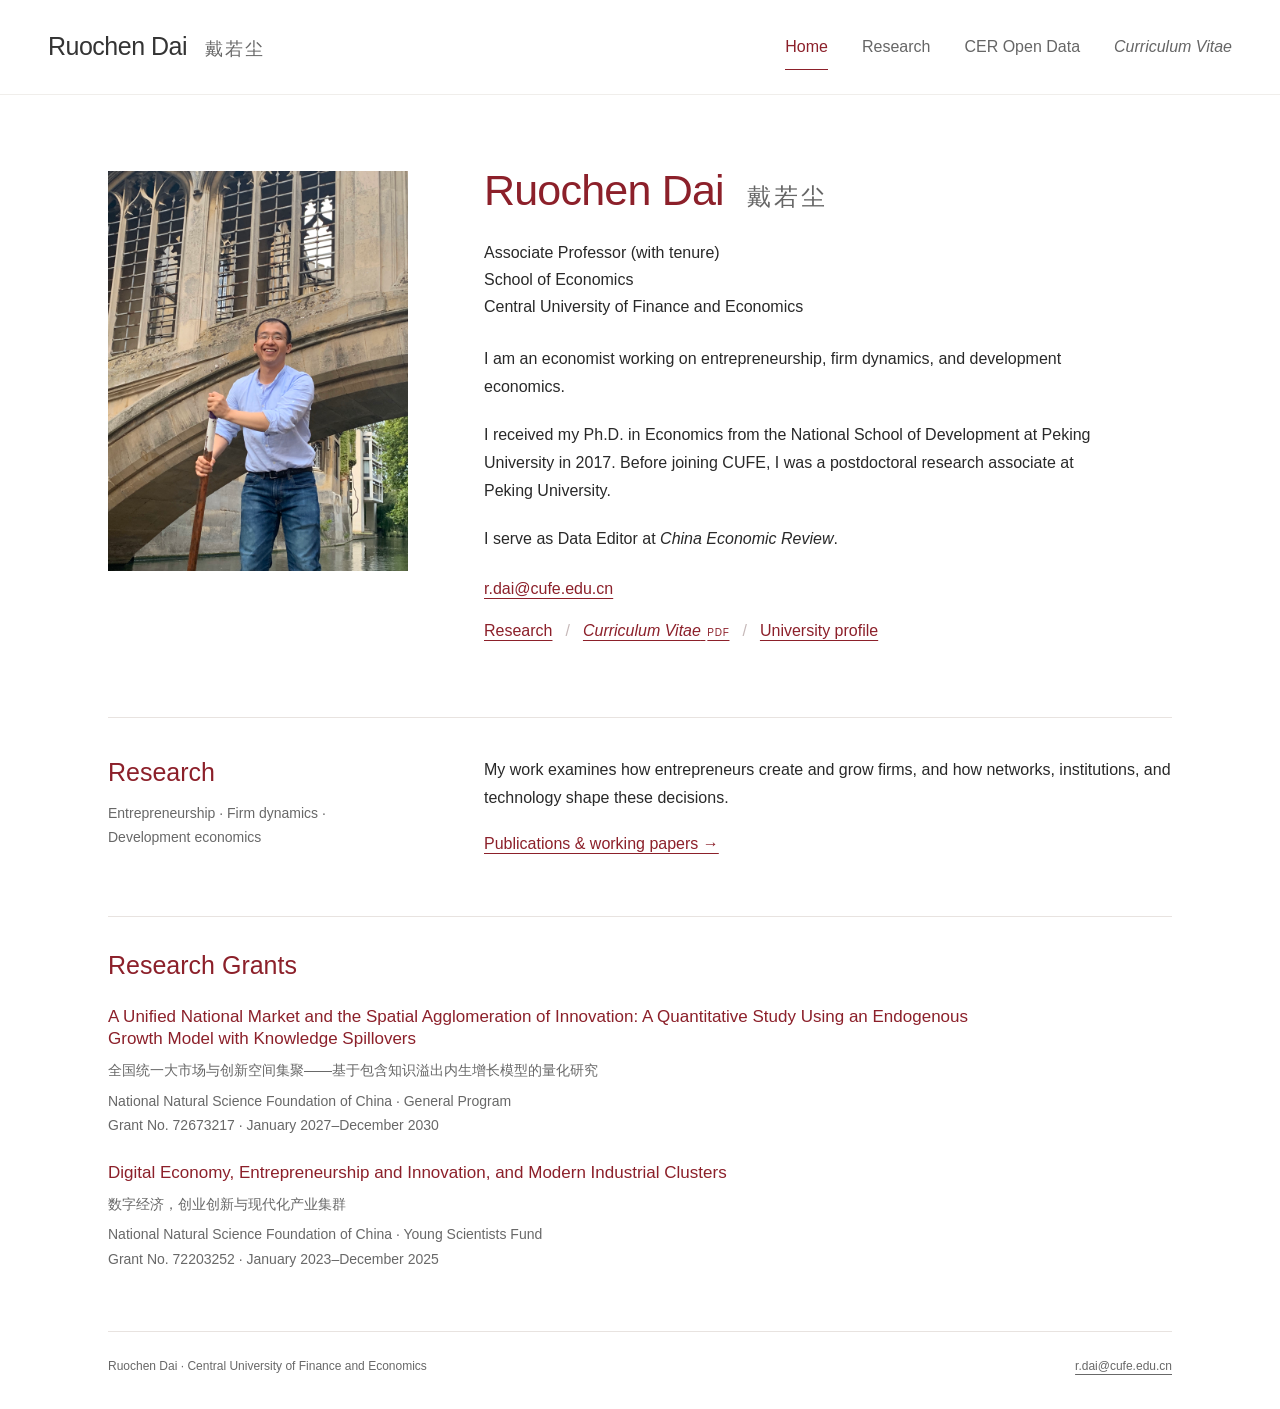
<file: index.html>
<!doctype html>
<html lang="en">
<head>
  <meta charset="utf-8">
  <meta name="viewport" content="width=device-width, initial-scale=1">
  <title>Ruochen Dai 戴若尘 | Economist at CUFE</title>
  <meta name="description" content="Ruochen Dai, economist at the Central University of Finance and Economics. Research on entrepreneurship, firm dynamics, and development economics.">
<script type="application/ld+json">{"@context": "https://schema.org", "@type": "Person", "name": "Ruochen Dai", "alternateName": "戴若尘", "url": "https://ruochendai-econ.github.io/", "jobTitle": "Associate Professor (with tenure)", "affiliation": {"@type": "CollegeOrUniversity", "name": "Central University of Finance and Economics"}, "sameAs": ["https://econ.cufe.edu.cn/info/1033/6641.htm"]}</script>
  <meta name="theme-color" content="#8c202a">
  <meta property="og:title" content="Ruochen Dai 戴若尘 | Economist at CUFE">
  <meta property="og:description" content="Ruochen Dai, economist at the Central University of Finance and Economics. Research on entrepreneurship, firm dynamics, and development economics.">
  <meta property="og:type" content="website">
  <meta property="og:url" content="https://ruochendai-econ.github.io/">
  <meta property="og:image" content="https://ruochendai-econ.github.io/assets/ruochen-dai.jpg">
  <link rel="canonical" href="https://ruochendai-econ.github.io/">
  <link rel="icon" href="assets/favicon.svg" type="image/svg+xml">
  <link rel="stylesheet" href="assets/style.css">
  
</head>
<body>
  <a class="skip-link" href="#main">Skip to content</a>
  <header class="site-header">
    <div class="header-inner">
      <a class="wordmark" href="./">Ruochen Dai <span lang="zh-CN">戴若尘</span></a>
      <nav aria-label="Main navigation"><a href="./" aria-current="page">Home</a> <a href="research/">Research</a> <a href="cer-open-data/">CER Open Data</a> <a href="cv/ruochen-dai-cv.pdf"><em>Curriculum Vitae</em></a></nav>
    </div>
  </header>
  <main id="main" class="home-page">
    <section class="profile" aria-labelledby="name">
      <div class="portrait-column">
        <img class="portrait" src="assets/ruochen-dai.jpg" alt="Ruochen Dai punting on a river" width="768" height="1024" fetchpriority="high">
      </div>
      <div class="biography">
        <h1 id="name">Ruochen Dai <span lang="zh-CN">戴若尘</span></h1>
        <p class="position">Associate Professor (with tenure)<br>
          <a href="https://econ.cufe.edu.cn/">School of Economics</a><br>
          Central University of Finance and Economics</p>
        <p>I am an economist working on entrepreneurship, firm dynamics, and development economics.</p>
<p>I received my Ph.D. in Economics from the National School of Development at Peking University in 2017. Before joining CUFE, I was a postdoctoral research associate at Peking University.</p>
        <p>I serve as Data Editor at <em>China Economic Review</em>.</p>
        <p class="contact"><a href="mailto:r.dai@cufe.edu.cn">r.dai@cufe.edu.cn</a></p>
        <p class="profile-links"><a href="research/">Research</a><span aria-hidden="true"> / </span>
          <a href="cv/ruochen-dai-cv.pdf"><em>Curriculum Vitae</em> <span class="file-type">PDF</span></a><span aria-hidden="true"> / </span>
          <a href="https://econ.cufe.edu.cn/info/1033/6641.htm">University profile</a></p>
      </div>
    </section>
    <section class="home-research" aria-labelledby="research-heading">
      <div><h2 id="research-heading">Research</h2><p>Entrepreneurship · Firm dynamics · Development economics</p></div>
      <div class="research-intro"><p>My work examines how entrepreneurs create and grow firms, and how networks, institutions, and technology shape these decisions.</p>
        <a href="research/">Publications &amp; working papers →</a></div>
    </section>
    <section class="home-grants" aria-labelledby="grants-heading">
      <h2 id="grants-heading">Research Grants</h2>
      <article class="grant"><h3>A Unified National Market and the Spatial Agglomeration of Innovation: A Quantitative Study Using an Endogenous Growth Model with Knowledge Spillovers</h3><p class="grant-chinese" lang="zh-CN">全国统一大市场与创新空间集聚——基于包含知识溢出内生增长模型的量化研究</p><p>National Natural Science Foundation of China · General Program<br>Grant No. 72673217 · January 2027–December 2030</p></article><article class="grant"><h3>Digital Economy, Entrepreneurship and Innovation, and Modern Industrial Clusters</h3><p class="grant-chinese" lang="zh-CN">数字经济，创业创新与现代化产业集群</p><p>National Natural Science Foundation of China · Young Scientists Fund<br>Grant No. 72203252 · January 2023–December 2025</p></article>
    </section>
  </main>
  <footer class="site-footer">
    <span>Ruochen Dai · Central University of Finance and Economics</span>
    <a href="mailto:r.dai@cufe.edu.cn">r.dai@cufe.edu.cn</a>
  </footer>
</body>
</html>
</file>
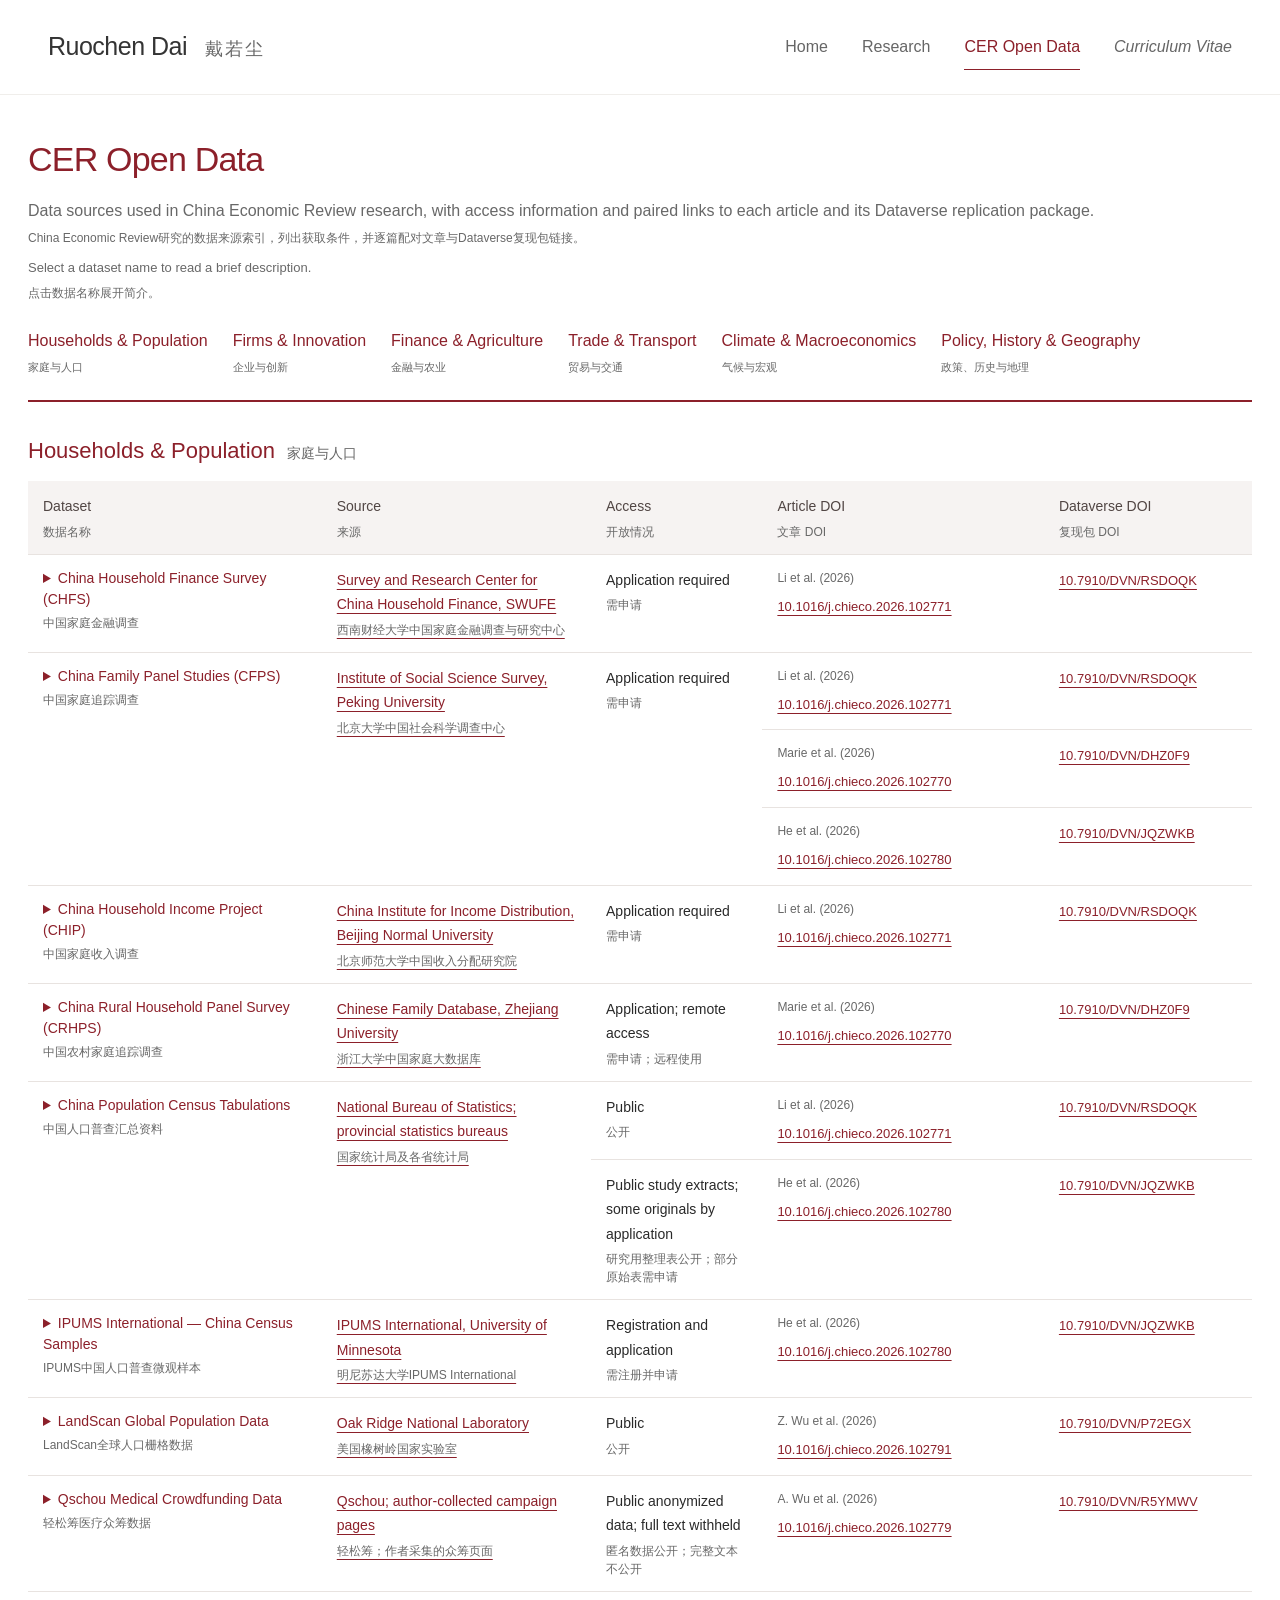
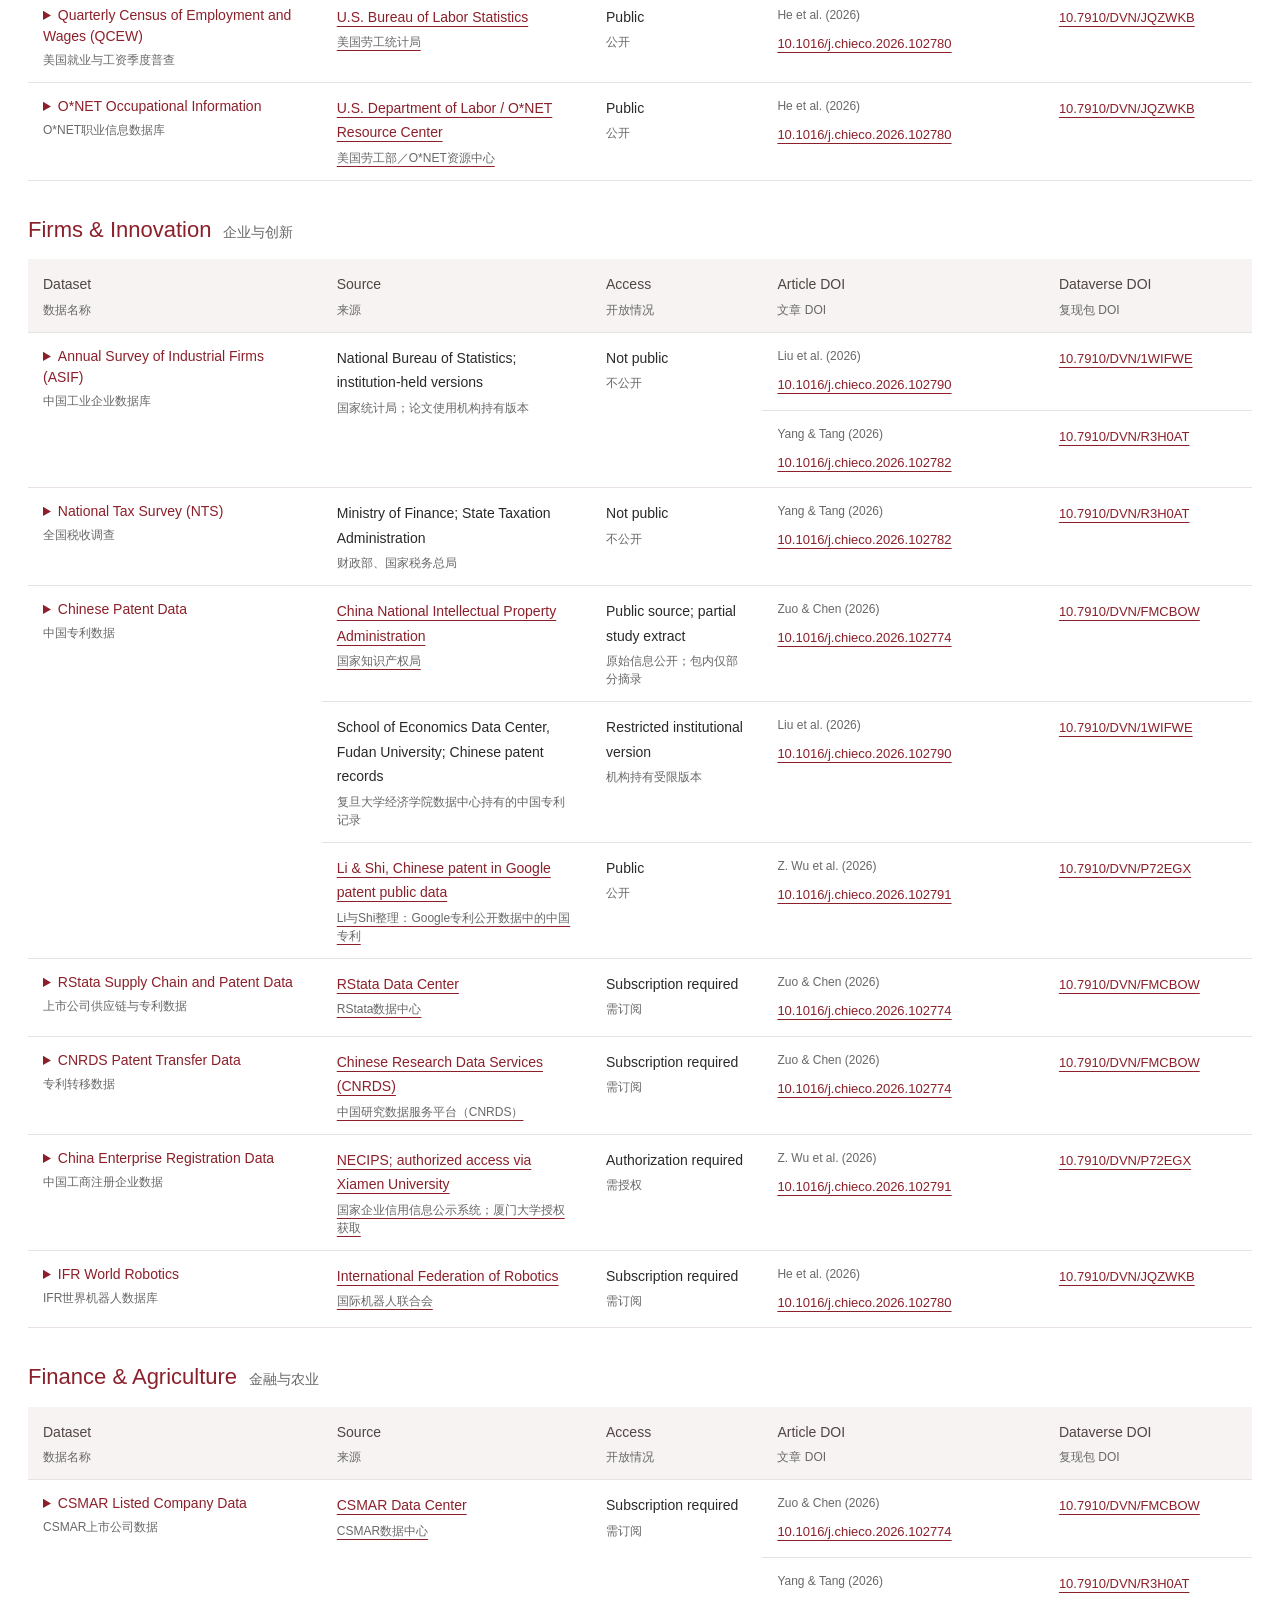
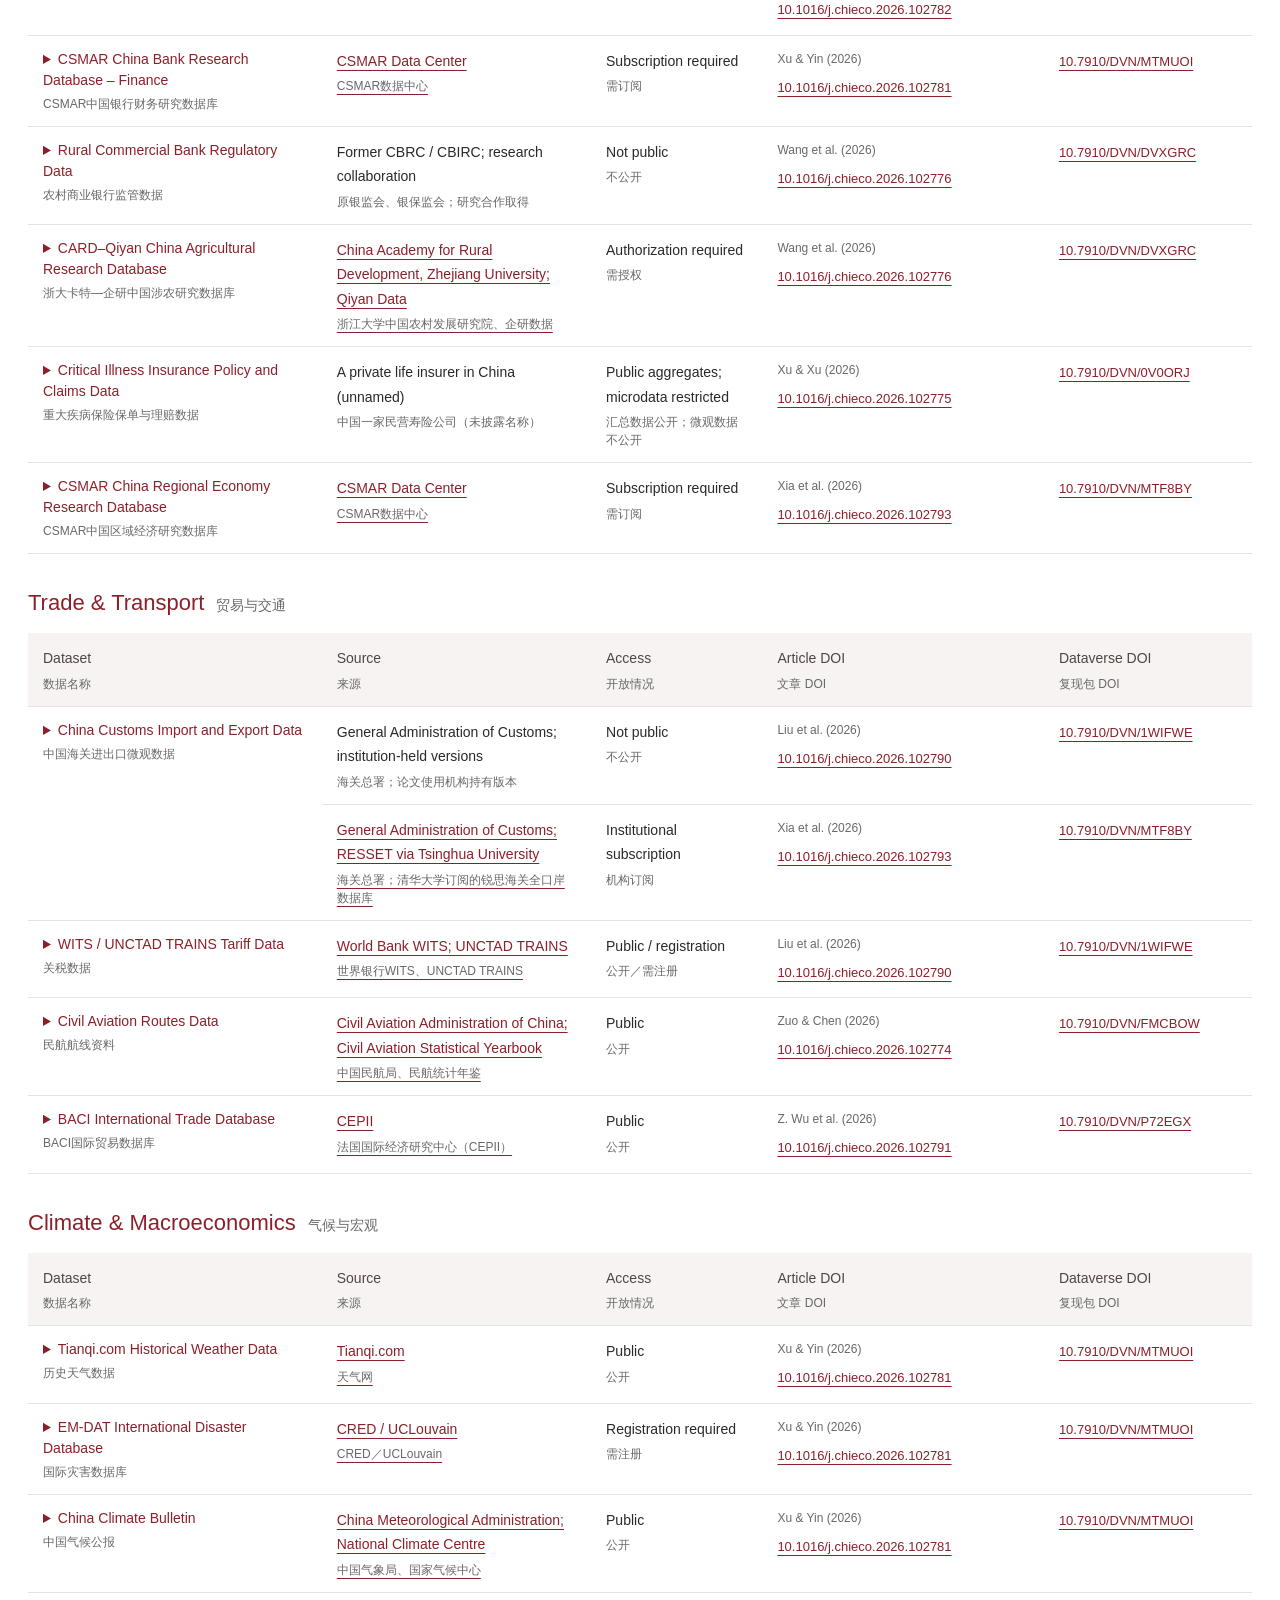
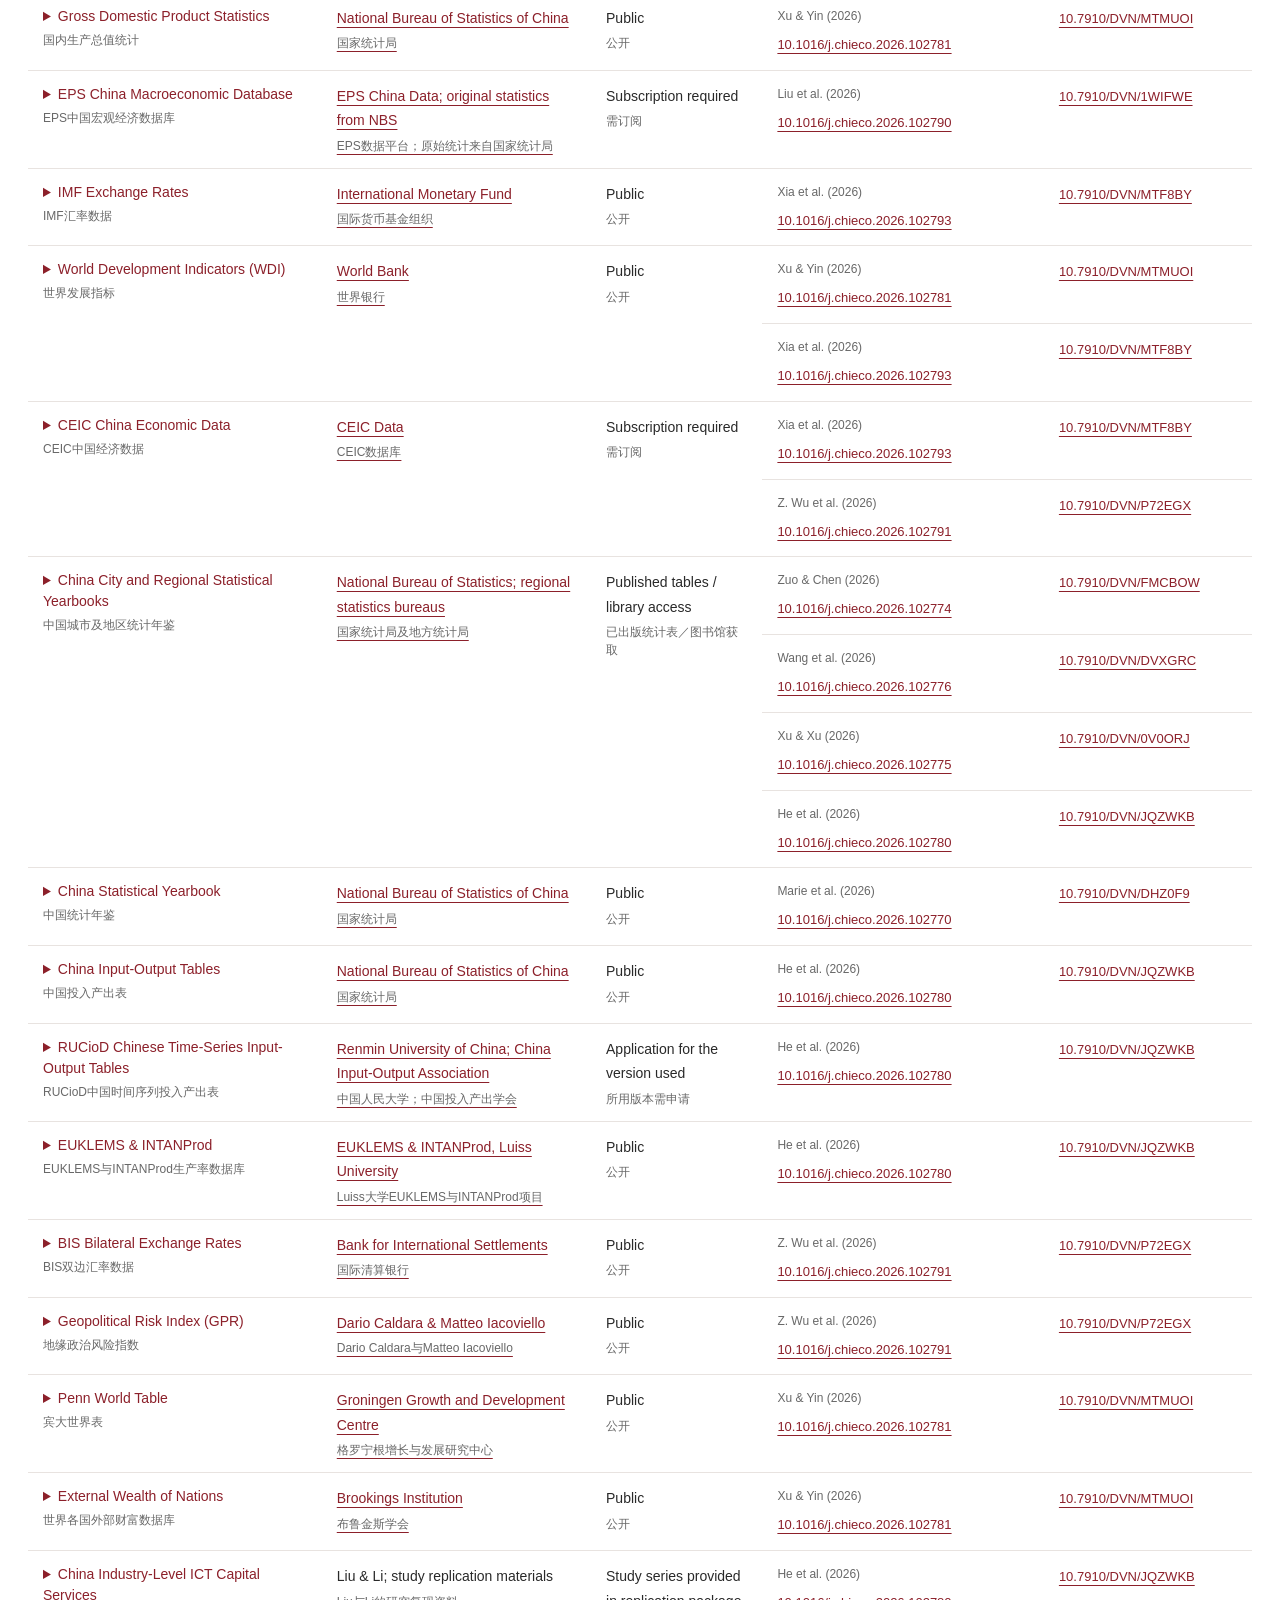
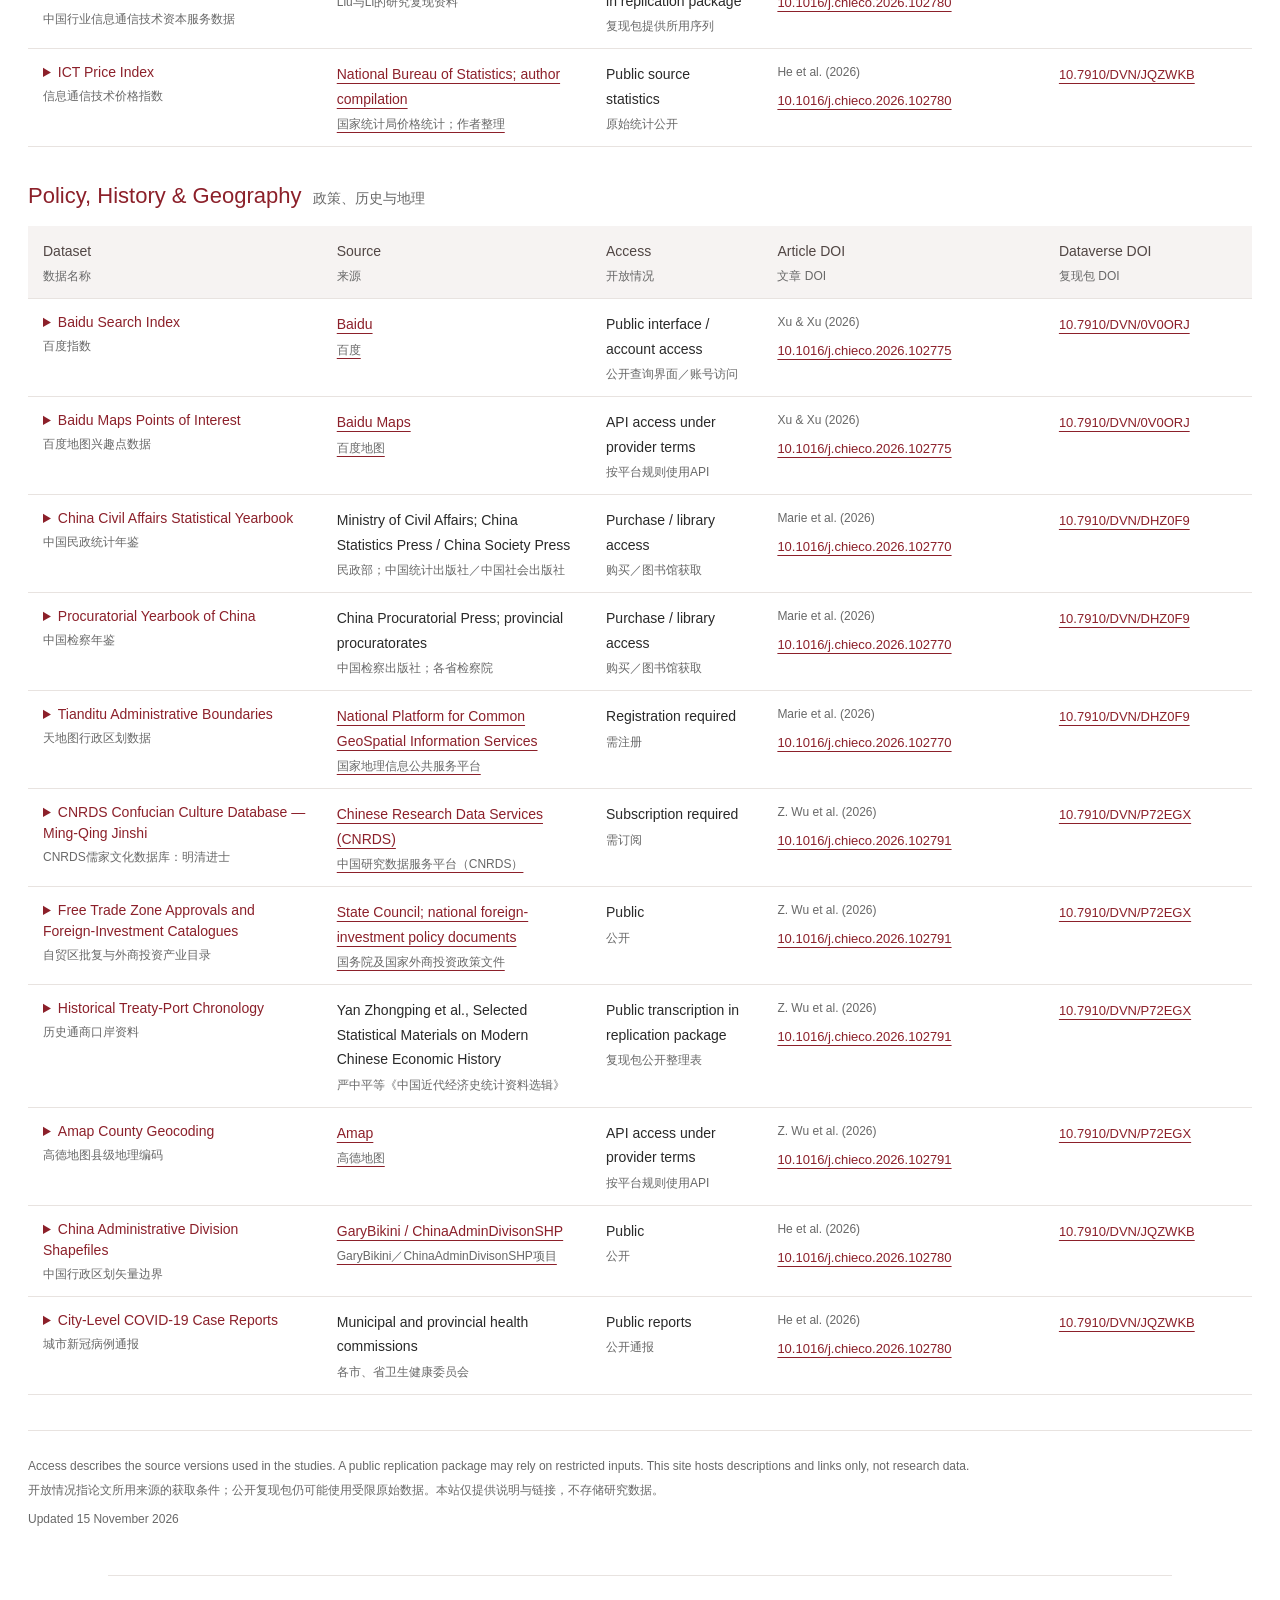
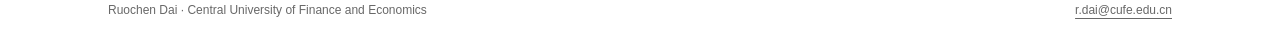
<file: cer-open-data/index.html>
<!doctype html>
<html lang="en">
<head>
  <meta charset="utf-8">
  <meta name="viewport" content="width=device-width, initial-scale=1">
  <title>CER Open Data | Ruochen Dai</title>
  <meta name="description" content="Data sources used in China Economic Review, with access information, article DOIs and paired Dataverse replication package DOIs.">

  <meta name="theme-color" content="#8c202a">
  <meta property="og:title" content="CER Open Data | Ruochen Dai">
  <meta property="og:description" content="Data sources used in China Economic Review, with access information, article DOIs and paired Dataverse replication package DOIs.">
  <meta property="og:type" content="website">
  <meta property="og:url" content="https://ruochendai-econ.github.io/cer-open-data/">
  <meta property="og:image" content="https://ruochendai-econ.github.io/assets/ruochen-dai.jpg">
  <link rel="canonical" href="https://ruochendai-econ.github.io/cer-open-data/">
  <link rel="icon" href="../assets/favicon.svg" type="image/svg+xml">
  <link rel="stylesheet" href="../assets/style.css">
  <link rel="stylesheet" href="../assets/cer-open-data.css">
</head>
<body>
  <a class="skip-link" href="#main">Skip to content</a>
  <header class="site-header">
    <div class="header-inner">
      <a class="wordmark" href="../">Ruochen Dai <span lang="zh-CN">戴若尘</span></a>
      <nav aria-label="Main navigation"><a href=".././">Home</a> <a href="../research/">Research</a> <a href="../cer-open-data/" aria-current="page">CER Open Data</a> <a href="../cv/ruochen-dai-cv.pdf"><em>Curriculum Vitae</em></a></nav>
    </div>
  </header>
  <main id="main" class="cer-page"><div class="page-heading"><h1>CER Open Data</h1><p>Data sources used in China Economic Review research, with access information and paired links to each article and its Dataverse replication package.<span class="zh" lang="zh-CN">China Economic Review研究的数据来源索引，列出获取条件，并逐篇配对文章与Dataverse复现包链接。</span></p><p class="expand-hint">Select a dataset name to read a brief description.<span class="zh" lang="zh-CN">点击数据名称展开简介。</span></p><nav class="category-nav" aria-label="Data categories"><a href="#households">Households &amp; Population<span class="zh" lang="zh-CN">家庭与人口</span></a><a href="#firms">Firms &amp; Innovation<span class="zh" lang="zh-CN">企业与创新</span></a><a href="#finance">Finance &amp; Agriculture<span class="zh" lang="zh-CN">金融与农业</span></a><a href="#trade">Trade &amp; Transport<span class="zh" lang="zh-CN">贸易与交通</span></a><a href="#climate">Climate &amp; Macroeconomics<span class="zh" lang="zh-CN">气候与宏观</span></a><a href="#policy">Policy, History &amp; Geography<span class="zh" lang="zh-CN">政策、历史与地理</span></a></nav></div><section id="households" aria-labelledby="households-heading"><h2 id="households-heading">Households &amp; Population<span class="zh" lang="zh-CN">家庭与人口</span></h2><div class="table-wrap" role="region" tabindex="0" aria-labelledby="households-heading"><table><thead><tr><th scope="col">Dataset<span class="zh" lang="zh-CN">数据名称</span></th><th scope="col">Source<span class="zh" lang="zh-CN">来源</span></th><th scope="col">Access<span class="zh" lang="zh-CN">开放情况</span></th><th scope="col">Article DOI<span class="zh" lang="zh-CN">文章 DOI</span></th><th scope="col">Dataverse DOI<span class="zh" lang="zh-CN">复现包 DOI</span></th></tr></thead><tbody class="dataset" data-dataset="households-1"><tr data-paper="P3"><th scope="rowgroup" rowspan="1"><details class="dataset-details"><summary>China Household Finance Survey (CHFS)<span class="zh" lang="zh-CN">中国家庭金融调查</span></summary><div class="dataset-description"><p>A nationally representative household survey conducted by Southwestern University of Finance and Economics. The linked study uses its individual-level information to estimate pension wealth and examine wealth distribution.</p><p class="zh" lang="zh-CN">西南财经大学开展的全国性家庭调查。所列研究使用其中的个人层面信息估算养老金财富并考察财富分配。</p></div></details></th><td rowspan="1"><a href="https://chfs.swufe.edu.cn/">Survey and Research Center for China Household Finance, SWUFE<span class="zh" lang="zh-CN">西南财经大学中国家庭金融调查与研究中心</span></a></td><td rowspan="1">Application required<span class="zh" lang="zh-CN">需申请</span></td><td class="study"><span class="citation">Li et al. (2026)</span><a class="doi" href="https://doi.org/10.1016/j.chieco.2026.102771" title="Expanding the wealth concept: How pension wealth shapes wealth inequality in China">10.1016/j.chieco.2026.102771</a></td><td class="study"><a class="doi" href="https://doi.org/10.7910/DVN/RSDOQK" title="Replication package: Expanding the wealth concept: How pension wealth shapes wealth inequality in China">10.7910/DVN/RSDOQK</a></td></tr></tbody><tbody class="dataset" data-dataset="households-2"><tr data-paper="P3"><th scope="rowgroup" rowspan="3"><details class="dataset-details"><summary>China Family Panel Studies (CFPS)<span class="zh" lang="zh-CN">中国家庭追踪调查</span></summary><div class="dataset-description"><p>A longitudinal survey conducted by the Institute of Social Science Survey at Peking University, covering individuals and households. The linked studies use demographic, education, employment, pension participation and local-government attitude information.</p><p class="zh" lang="zh-CN">北京大学中国社会科学调查中心开展的个人与家庭追踪调查。所列研究使用人口特征、教育、就业、养老保险参与及对地方政府态度等信息。</p></div></details></th><td rowspan="3"><a href="https://www.isss.pku.edu.cn/cfps/">Institute of Social Science Survey, Peking University<span class="zh" lang="zh-CN">北京大学中国社会科学调查中心</span></a></td><td rowspan="3">Application required<span class="zh" lang="zh-CN">需申请</span></td><td class="study"><span class="citation">Li et al. (2026)</span><a class="doi" href="https://doi.org/10.1016/j.chieco.2026.102771" title="Expanding the wealth concept: How pension wealth shapes wealth inequality in China">10.1016/j.chieco.2026.102771</a></td><td class="study"><a class="doi" href="https://doi.org/10.7910/DVN/RSDOQK" title="Replication package: Expanding the wealth concept: How pension wealth shapes wealth inequality in China">10.7910/DVN/RSDOQK</a></td></tr><tr data-paper="P8"><td class="study"><span class="citation">Marie et al. (2026)</span><a class="doi" href="https://doi.org/10.1016/j.chieco.2026.102770" title="From two heads to one: Electoral and governance consequences of political recentralization">10.1016/j.chieco.2026.102770</a></td><td class="study"><a class="doi" href="https://doi.org/10.7910/DVN/DHZ0F9" title="Replication package: From two heads to one: Electoral and governance consequences of political recentralization">10.7910/DVN/DHZ0F9</a></td></tr><tr data-paper="P12"><td class="study"><span class="citation">He et al. (2026)</span><a class="doi" href="https://doi.org/10.1016/j.chieco.2026.102780" title="The employment effects of ICT investment: evidence from China">10.1016/j.chieco.2026.102780</a></td><td class="study"><a class="doi" href="https://doi.org/10.7910/DVN/JQZWKB" title="Replication package: The employment effects of ICT investment: evidence from China">10.7910/DVN/JQZWKB</a></td></tr></tbody><tbody class="dataset" data-dataset="households-3"><tr data-paper="P3"><th scope="rowgroup" rowspan="1"><details class="dataset-details"><summary>China Household Income Project (CHIP)<span class="zh" lang="zh-CN">中国家庭收入调查</span></summary><div class="dataset-description"><p>A household survey conducted by the China Institute for Income Distribution at Beijing Normal University. The linked study uses its social pension participation information for comparison with other household surveys.</p><p class="zh" lang="zh-CN">北京师范大学中国收入分配研究院开展的住户调查。所列研究使用其中的社会养老保险参与信息，与其他家庭调查进行比较。</p></div></details></th><td rowspan="1"><a href="http://chip.bnu.edu.cn">China Institute for Income Distribution, Beijing Normal University<span class="zh" lang="zh-CN">北京师范大学中国收入分配研究院</span></a></td><td rowspan="1">Application required<span class="zh" lang="zh-CN">需申请</span></td><td class="study"><span class="citation">Li et al. (2026)</span><a class="doi" href="https://doi.org/10.1016/j.chieco.2026.102771" title="Expanding the wealth concept: How pension wealth shapes wealth inequality in China">10.1016/j.chieco.2026.102771</a></td><td class="study"><a class="doi" href="https://doi.org/10.7910/DVN/RSDOQK" title="Replication package: Expanding the wealth concept: How pension wealth shapes wealth inequality in China">10.7910/DVN/RSDOQK</a></td></tr></tbody><tbody class="dataset" data-dataset="crhps"><tr data-paper="P8"><th scope="rowgroup" rowspan="1"><details class="dataset-details"><summary>China Rural Household Panel Survey (CRHPS)<span class="zh" lang="zh-CN">中国农村家庭追踪调查</span></summary><div class="dataset-description"><p>A rural household and community survey provided through Zhejiang University&#x27;s Chinese Family Database. It contains household socioeconomic information and village-level information on leadership, elections and governance.</p><p class="zh" lang="zh-CN">由浙江大学中国家庭数据库提供的农村家庭与社区调查，包含家庭社会经济状况以及村庄领导、选举和治理等信息。</p></div></details></th><td rowspan="1"><a href="https://ssec.zju.edu.cn/2020/0424/c86173a3031114/page.htm">Chinese Family Database, Zhejiang University<span class="zh" lang="zh-CN">浙江大学中国家庭大数据库</span></a></td><td rowspan="1">Application; remote access<span class="zh" lang="zh-CN">需申请；远程使用</span></td><td class="study"><span class="citation">Marie et al. (2026)</span><a class="doi" href="https://doi.org/10.1016/j.chieco.2026.102770" title="From two heads to one: Electoral and governance consequences of political recentralization">10.1016/j.chieco.2026.102770</a></td><td class="study"><a class="doi" href="https://doi.org/10.7910/DVN/DHZ0F9" title="Replication package: From two heads to one: Electoral and governance consequences of political recentralization">10.7910/DVN/DHZ0F9</a></td></tr></tbody><tbody class="dataset" data-dataset="census"><tr data-paper="P3"><th scope="rowgroup" rowspan="2"><details class="dataset-details"><summary>China Population Census Tabulations<span class="zh" lang="zh-CN">中国人口普查汇总资料</span></summary><div class="dataset-description"><p>Population census statistics compiled by China&#x27;s National Bureau of Statistics. The linked studies use published tabulations of population, education, employment and other demographic characteristics, including detailed industry and occupation tables.</p><p class="zh" lang="zh-CN">国家统计局编制的人口普查统计资料。所列研究使用人口、教育、就业等公开汇总资料，包括行业和职业的详细分类表。</p></div></details></th><td rowspan="2"><a href="https://www.stats.gov.cn/sj/pcsj/">National Bureau of Statistics; provincial statistics bureaus<span class="zh" lang="zh-CN">国家统计局及各省统计局</span></a></td><td>Public<span class="zh" lang="zh-CN">公开</span></td><td class="study"><span class="citation">Li et al. (2026)</span><a class="doi" href="https://doi.org/10.1016/j.chieco.2026.102771" title="Expanding the wealth concept: How pension wealth shapes wealth inequality in China">10.1016/j.chieco.2026.102771</a></td><td class="study"><a class="doi" href="https://doi.org/10.7910/DVN/RSDOQK" title="Replication package: Expanding the wealth concept: How pension wealth shapes wealth inequality in China">10.7910/DVN/RSDOQK</a></td></tr><tr data-paper="P12"><td>Public study extracts; some originals by application<span class="zh" lang="zh-CN">研究用整理表公开；部分原始表需申请</span></td><td class="study"><span class="citation">He et al. (2026)</span><a class="doi" href="https://doi.org/10.1016/j.chieco.2026.102780" title="The employment effects of ICT investment: evidence from China">10.1016/j.chieco.2026.102780</a></td><td class="study"><a class="doi" href="https://doi.org/10.7910/DVN/JQZWKB" title="Replication package: The employment effects of ICT investment: evidence from China">10.7910/DVN/JQZWKB</a></td></tr></tbody><tbody class="dataset" data-dataset="ipums"><tr data-paper="P12"><th scope="rowgroup" rowspan="1"><details class="dataset-details"><summary>IPUMS International — China Census Samples<span class="zh" lang="zh-CN">IPUMS中国人口普查微观样本</span></summary><div class="dataset-description"><p>Harmonized census microdata distributed by IPUMS International at the University of Minnesota. The China samples used here contain person-level demographic, industry, occupation and geographic information.</p><p class="zh" lang="zh-CN">明尼苏达大学 IPUMS International 提供的标准化人口普查微观资料。所列研究使用的中国样本包含个人层面的人口特征、行业、职业及地理信息。</p></div></details></th><td rowspan="1"><a href="https://international.ipums.org/">IPUMS International, University of Minnesota<span class="zh" lang="zh-CN">明尼苏达大学IPUMS International</span></a></td><td rowspan="1">Registration and application<span class="zh" lang="zh-CN">需注册并申请</span></td><td class="study"><span class="citation">He et al. (2026)</span><a class="doi" href="https://doi.org/10.1016/j.chieco.2026.102780" title="The employment effects of ICT investment: evidence from China">10.1016/j.chieco.2026.102780</a></td><td class="study"><a class="doi" href="https://doi.org/10.7910/DVN/JQZWKB" title="Replication package: The employment effects of ICT investment: evidence from China">10.7910/DVN/JQZWKB</a></td></tr></tbody><tbody class="dataset" data-dataset="landscan"><tr data-paper="P10"><th scope="rowgroup" rowspan="1"><details class="dataset-details"><summary>LandScan Global Population Data<span class="zh" lang="zh-CN">LandScan全球人口栅格数据</span></summary><div class="dataset-description"><p>A gridded population product from Oak Ridge National Laboratory. The linked study aggregates the population grids to city and county areas.</p><p class="zh" lang="zh-CN">美国橡树岭国家实验室提供的栅格人口产品。所列研究将栅格人口汇总至城市和县域。</p></div></details></th><td rowspan="1"><a href="https://landscan.ornl.gov/">Oak Ridge National Laboratory<span class="zh" lang="zh-CN">美国橡树岭国家实验室</span></a></td><td rowspan="1">Public<span class="zh" lang="zh-CN">公开</span></td><td class="study"><span class="citation">Z. Wu et al. (2026)</span><a class="doi" href="https://doi.org/10.1016/j.chieco.2026.102791" title="The power of certainty: how national treatment is reshaping FDI in China">10.1016/j.chieco.2026.102791</a></td><td class="study"><a class="doi" href="https://doi.org/10.7910/DVN/P72EGX" title="Replication package: The power of certainty: how national treatment is reshaping FDI in China">10.7910/DVN/P72EGX</a></td></tr></tbody><tbody class="dataset" data-dataset="qschou"><tr data-paper="P11"><th scope="rowgroup" rowspan="1"><details class="dataset-details"><summary>Qschou Medical Crowdfunding Data<span class="zh" lang="zh-CN">轻松筹医疗众筹数据</span></summary><div class="dataset-description"><p>An author-collected source based on medical crowdfunding campaigns on Qschou. It covers campaign characteristics, fundraising outcomes and information derived from testimonials; the public documentation distinguishes released material from withheld identifiable text.</p><p class="zh" lang="zh-CN">作者根据轻松筹医疗众筹项目整理，包含项目特征、筹款结果及从证言中提取的信息。公开说明区分了已发布材料与未公开的可识别身份文本。</p></div></details></th><td rowspan="1"><a href="https://www.qschou.com/">Qschou; author-collected campaign pages<span class="zh" lang="zh-CN">轻松筹；作者采集的众筹页面</span></a></td><td rowspan="1">Public anonymized data; full text withheld<span class="zh" lang="zh-CN">匿名数据公开；完整文本不公开</span></td><td class="study"><span class="citation">A. Wu et al. (2026)</span><a class="doi" href="https://doi.org/10.1016/j.chieco.2026.102779" title="Beyond the patient&#x27;s story: Relational testimonies and medical crowdfunding outcomes in China">10.1016/j.chieco.2026.102779</a></td><td class="study"><a class="doi" href="https://doi.org/10.7910/DVN/R5YMWV" title="Replication package: Beyond the patient&#x27;s story: Relational testimonies and medical crowdfunding outcomes in China">10.7910/DVN/R5YMWV</a></td></tr></tbody><tbody class="dataset" data-dataset="qcew"><tr data-paper="P12"><th scope="rowgroup" rowspan="1"><details class="dataset-details"><summary>Quarterly Census of Employment and Wages (QCEW)<span class="zh" lang="zh-CN">美国就业与工资季度普查</span></summary><div class="dataset-description"><p>The US Bureau of Labor Statistics&#x27; Quarterly Census of Employment and Wages provides employment and wage statistics by geography and industry. The linked study uses county-industry employment information.</p><p class="zh" lang="zh-CN">美国劳工统计局的就业与工资季度普查，提供分地区、分行业的就业和工资统计。所列研究使用县与行业层面的就业信息。</p></div></details></th><td rowspan="1"><a href="https://www.bls.gov/cew/">U.S. Bureau of Labor Statistics<span class="zh" lang="zh-CN">美国劳工统计局</span></a></td><td rowspan="1">Public<span class="zh" lang="zh-CN">公开</span></td><td class="study"><span class="citation">He et al. (2026)</span><a class="doi" href="https://doi.org/10.1016/j.chieco.2026.102780" title="The employment effects of ICT investment: evidence from China">10.1016/j.chieco.2026.102780</a></td><td class="study"><a class="doi" href="https://doi.org/10.7910/DVN/JQZWKB" title="Replication package: The employment effects of ICT investment: evidence from China">10.7910/DVN/JQZWKB</a></td></tr></tbody><tbody class="dataset" data-dataset="onet"><tr data-paper="P12"><th scope="rowgroup" rowspan="1"><details class="dataset-details"><summary>O*NET Occupational Information<span class="zh" lang="zh-CN">O*NET职业信息数据库</span></summary><div class="dataset-description"><p>An occupational information resource supported by the US Department of Labor. It describes work activities, work context and abilities, which the linked study uses to characterize occupational tasks.</p><p class="zh" lang="zh-CN">美国劳工部支持的职业信息资源，描述工作活动、工作环境和能力要求；所列研究据此刻画职业任务特征。</p></div></details></th><td rowspan="1"><a href="https://www.onetcenter.org/database.html">U.S. Department of Labor / O*NET Resource Center<span class="zh" lang="zh-CN">美国劳工部／O*NET资源中心</span></a></td><td rowspan="1">Public<span class="zh" lang="zh-CN">公开</span></td><td class="study"><span class="citation">He et al. (2026)</span><a class="doi" href="https://doi.org/10.1016/j.chieco.2026.102780" title="The employment effects of ICT investment: evidence from China">10.1016/j.chieco.2026.102780</a></td><td class="study"><a class="doi" href="https://doi.org/10.7910/DVN/JQZWKB" title="Replication package: The employment effects of ICT investment: evidence from China">10.7910/DVN/JQZWKB</a></td></tr></tbody></table></div></section><section id="firms" aria-labelledby="firms-heading"><h2 id="firms-heading">Firms &amp; Innovation<span class="zh" lang="zh-CN">企业与创新</span></h2><div class="table-wrap" role="region" tabindex="0" aria-labelledby="firms-heading"><table><thead><tr><th scope="col">Dataset<span class="zh" lang="zh-CN">数据名称</span></th><th scope="col">Source<span class="zh" lang="zh-CN">来源</span></th><th scope="col">Access<span class="zh" lang="zh-CN">开放情况</span></th><th scope="col">Article DOI<span class="zh" lang="zh-CN">文章 DOI</span></th><th scope="col">Dataverse DOI<span class="zh" lang="zh-CN">复现包 DOI</span></th></tr></thead><tbody class="dataset" data-dataset="firms-1"><tr data-paper="P5"><th scope="rowgroup" rowspan="2"><details class="dataset-details"><summary>Annual Survey of Industrial Firms (ASIF)<span class="zh" lang="zh-CN">中国工业企业数据库</span></summary><div class="dataset-description"><p>Firm-level industrial survey records from China&#x27;s National Bureau of Statistics. The linked studies use information on industrial enterprises&#x27; production, finances and employment.</p><p class="zh" lang="zh-CN">国家统计局的工业企业调查资料。所列研究使用工业企业的生产、财务及就业等信息。</p></div></details></th><td rowspan="2">National Bureau of Statistics; institution-held versions<span class="zh" lang="zh-CN">国家统计局；论文使用机构持有版本</span></td><td rowspan="2">Not public<span class="zh" lang="zh-CN">不公开</span></td><td class="study"><span class="citation">Liu et al. (2026)</span><a class="doi" href="https://doi.org/10.1016/j.chieco.2026.102790" title="Capital goods trade liberalization and firm innovation: Evidence from China">10.1016/j.chieco.2026.102790</a></td><td class="study"><a class="doi" href="https://doi.org/10.7910/DVN/1WIFWE" title="Replication package: Capital goods trade liberalization and firm innovation: Evidence from China">10.7910/DVN/1WIFWE</a></td></tr><tr data-paper="P6"><td class="study"><span class="citation">Yang &amp; Tang (2026)</span><a class="doi" href="https://doi.org/10.1016/j.chieco.2026.102782" title="International anti-tax avoidance, tax fairness and domestic tax compliance">10.1016/j.chieco.2026.102782</a></td><td class="study"><a class="doi" href="https://doi.org/10.7910/DVN/R3H0AT" title="Replication package: International anti-tax avoidance, tax fairness and domestic tax compliance">10.7910/DVN/R3H0AT</a></td></tr></tbody><tbody class="dataset" data-dataset="firms-2"><tr data-paper="P6"><th scope="rowgroup" rowspan="1"><details class="dataset-details"><summary>National Tax Survey (NTS)<span class="zh" lang="zh-CN">全国税收调查</span></summary><div class="dataset-description"><p>A tax survey administered by China&#x27;s Ministry of Finance and State Taxation Administration. The linked study uses enterprise financial and tax information to examine tax compliance.</p><p class="zh" lang="zh-CN">财政部与国家税务总局组织的税收调查。所列研究使用企业财务及税收信息研究税收遵从。</p></div></details></th><td rowspan="1">Ministry of Finance; State Taxation Administration<span class="zh" lang="zh-CN">财政部、国家税务总局</span></td><td rowspan="1">Not public<span class="zh" lang="zh-CN">不公开</span></td><td class="study"><span class="citation">Yang &amp; Tang (2026)</span><a class="doi" href="https://doi.org/10.1016/j.chieco.2026.102782" title="International anti-tax avoidance, tax fairness and domestic tax compliance">10.1016/j.chieco.2026.102782</a></td><td class="study"><a class="doi" href="https://doi.org/10.7910/DVN/R3H0AT" title="Replication package: International anti-tax avoidance, tax fairness and domestic tax compliance">10.7910/DVN/R3H0AT</a></td></tr></tbody><tbody class="dataset" data-dataset="firms-3"><tr data-paper="P1"><th scope="rowgroup" rowspan="3"><details class="dataset-details"><summary>Chinese Patent Data<span class="zh" lang="zh-CN">中国专利数据</span></summary><div class="dataset-description"><p>Patent records originating from the China National Intellectual Property Administration, accessed through different compilations in the linked studies. They contain patent application and applicant information used to study innovation, collaboration and knowledge flows.</p><p class="zh" lang="zh-CN">源自国家知识产权局、经不同渠道整理的专利记录，包含专利申请及申请人信息，用于研究创新、合作与知识流动。</p></div></details></th><td><a href="https://www.cnipa.gov.cn/">China National Intellectual Property Administration<span class="zh" lang="zh-CN">国家知识产权局</span></a></td><td>Public source; partial study extract<span class="zh" lang="zh-CN">原始信息公开；包内仅部分摘录</span></td><td class="study"><span class="citation">Zuo &amp; Chen (2026)</span><a class="doi" href="https://doi.org/10.1016/j.chieco.2026.102774" title="The wings of innovation: Direct air connectivity boosts intercity collaborative patenting in China">10.1016/j.chieco.2026.102774</a></td><td class="study"><a class="doi" href="https://doi.org/10.7910/DVN/FMCBOW" title="Replication package: The wings of innovation: Direct air connectivity boosts intercity collaborative patenting in China">10.7910/DVN/FMCBOW</a></td></tr><tr data-paper="P5"><td>School of Economics Data Center, Fudan University; Chinese patent records<span class="zh" lang="zh-CN">复旦大学经济学院数据中心持有的中国专利记录</span></td><td>Restricted institutional version<span class="zh" lang="zh-CN">机构持有受限版本</span></td><td class="study"><span class="citation">Liu et al. (2026)</span><a class="doi" href="https://doi.org/10.1016/j.chieco.2026.102790" title="Capital goods trade liberalization and firm innovation: Evidence from China">10.1016/j.chieco.2026.102790</a></td><td class="study"><a class="doi" href="https://doi.org/10.7910/DVN/1WIFWE" title="Replication package: Capital goods trade liberalization and firm innovation: Evidence from China">10.7910/DVN/1WIFWE</a></td></tr><tr data-paper="P10"><td><a href="https://doi.org/10.7910/DVN/ZVTIP1">Li &amp; Shi, Chinese patent in Google patent public data<span class="zh" lang="zh-CN">Li与Shi整理：Google专利公开数据中的中国专利</span></a></td><td>Public<span class="zh" lang="zh-CN">公开</span></td><td class="study"><span class="citation">Z. Wu et al. (2026)</span><a class="doi" href="https://doi.org/10.1016/j.chieco.2026.102791" title="The power of certainty: how national treatment is reshaping FDI in China">10.1016/j.chieco.2026.102791</a></td><td class="study"><a class="doi" href="https://doi.org/10.7910/DVN/P72EGX" title="Replication package: The power of certainty: how national treatment is reshaping FDI in China">10.7910/DVN/P72EGX</a></td></tr></tbody><tbody class="dataset" data-dataset="firms-4"><tr data-paper="P1"><th scope="rowgroup" rowspan="1"><details class="dataset-details"><summary>RStata Supply Chain and Patent Data<span class="zh" lang="zh-CN">上市公司供应链与专利数据</span></summary><div class="dataset-description"><p>Supplier-customer and patent-related panels supplied by the RStata Data Center. The linked study uses them to measure intercity production linkages and patent similarity.</p><p class="zh" lang="zh-CN">RStata 数据中心提供的供应商—客户及专利相关面板资料。所列研究据此衡量城市之间的生产联系和专利相似性。</p></div></details></th><td rowspan="1"><a href="https://tidyfriday.cn/">RStata Data Center<span class="zh" lang="zh-CN">RStata数据中心</span></a></td><td rowspan="1">Subscription required<span class="zh" lang="zh-CN">需订阅</span></td><td class="study"><span class="citation">Zuo &amp; Chen (2026)</span><a class="doi" href="https://doi.org/10.1016/j.chieco.2026.102774" title="The wings of innovation: Direct air connectivity boosts intercity collaborative patenting in China">10.1016/j.chieco.2026.102774</a></td><td class="study"><a class="doi" href="https://doi.org/10.7910/DVN/FMCBOW" title="Replication package: The wings of innovation: Direct air connectivity boosts intercity collaborative patenting in China">10.7910/DVN/FMCBOW</a></td></tr></tbody><tbody class="dataset" data-dataset="firms-5"><tr data-paper="P1"><th scope="rowgroup" rowspan="1"><details class="dataset-details"><summary>CNRDS Patent Transfer Data<span class="zh" lang="zh-CN">专利转移数据</span></summary><div class="dataset-description"><p>Patent-transfer records supplied by CNRDS. The linked study uses these records to construct measures of patent transfers between cities.</p><p class="zh" lang="zh-CN">中国研究数据服务平台提供的专利转让记录。所列研究据此构建城市之间的专利转让指标。</p></div></details></th><td rowspan="1"><a href="https://www.cnrds.com/">Chinese Research Data Services (CNRDS)<span class="zh" lang="zh-CN">中国研究数据服务平台（CNRDS）</span></a></td><td rowspan="1">Subscription required<span class="zh" lang="zh-CN">需订阅</span></td><td class="study"><span class="citation">Zuo &amp; Chen (2026)</span><a class="doi" href="https://doi.org/10.1016/j.chieco.2026.102774" title="The wings of innovation: Direct air connectivity boosts intercity collaborative patenting in China">10.1016/j.chieco.2026.102774</a></td><td class="study"><a class="doi" href="https://doi.org/10.7910/DVN/FMCBOW" title="Replication package: The wings of innovation: Direct air connectivity boosts intercity collaborative patenting in China">10.7910/DVN/FMCBOW</a></td></tr></tbody><tbody class="dataset" data-dataset="registration"><tr data-paper="P10"><th scope="rowgroup" rowspan="1"><details class="dataset-details"><summary>China Enterprise Registration Data<span class="zh" lang="zh-CN">中国工商注册企业数据</span></summary><div class="dataset-description"><p>Enterprise registration records from the National Enterprise Credit Information Publicity System, accessed through an authorized institutional source. The linked study uses registration and ownership information to identify foreign-invested enterprises.</p><p class="zh" lang="zh-CN">源自国家企业信用信息公示系统、通过获授权的机构渠道取得的企业登记资料。所列研究使用注册及所有制信息识别外商投资企业。</p></div></details></th><td rowspan="1"><a href="https://econpub.xmu.edu.cn/elib/db_detail/9/">NECIPS; authorized access via Xiamen University<span class="zh" lang="zh-CN">国家企业信用信息公示系统；厦门大学授权获取</span></a></td><td rowspan="1">Authorization required<span class="zh" lang="zh-CN">需授权</span></td><td class="study"><span class="citation">Z. Wu et al. (2026)</span><a class="doi" href="https://doi.org/10.1016/j.chieco.2026.102791" title="The power of certainty: how national treatment is reshaping FDI in China">10.1016/j.chieco.2026.102791</a></td><td class="study"><a class="doi" href="https://doi.org/10.7910/DVN/P72EGX" title="Replication package: The power of certainty: how national treatment is reshaping FDI in China">10.7910/DVN/P72EGX</a></td></tr></tbody><tbody class="dataset" data-dataset="ifr"><tr data-paper="P12"><th scope="rowgroup" rowspan="1"><details class="dataset-details"><summary>IFR World Robotics<span class="zh" lang="zh-CN">IFR世界机器人数据库</span></summary><div class="dataset-description"><p>World Robotics statistics from the International Federation of Robotics. The linked study uses industrial robot stocks by country and industry to measure robot exposure.</p><p class="zh" lang="zh-CN">国际机器人联合会的 World Robotics 统计资料。所列研究使用分国家、分行业的工业机器人存量衡量机器人暴露程度。</p></div></details></th><td rowspan="1"><a href="https://ifr.org/worldrobotics">International Federation of Robotics<span class="zh" lang="zh-CN">国际机器人联合会</span></a></td><td rowspan="1">Subscription required<span class="zh" lang="zh-CN">需订阅</span></td><td class="study"><span class="citation">He et al. (2026)</span><a class="doi" href="https://doi.org/10.1016/j.chieco.2026.102780" title="The employment effects of ICT investment: evidence from China">10.1016/j.chieco.2026.102780</a></td><td class="study"><a class="doi" href="https://doi.org/10.7910/DVN/JQZWKB" title="Replication package: The employment effects of ICT investment: evidence from China">10.7910/DVN/JQZWKB</a></td></tr></tbody></table></div></section><section id="finance" aria-labelledby="finance-heading"><h2 id="finance-heading">Finance &amp; Agriculture<span class="zh" lang="zh-CN">金融与农业</span></h2><div class="table-wrap" role="region" tabindex="0" aria-labelledby="finance-heading"><table><thead><tr><th scope="col">Dataset<span class="zh" lang="zh-CN">数据名称</span></th><th scope="col">Source<span class="zh" lang="zh-CN">来源</span></th><th scope="col">Access<span class="zh" lang="zh-CN">开放情况</span></th><th scope="col">Article DOI<span class="zh" lang="zh-CN">文章 DOI</span></th><th scope="col">Dataverse DOI<span class="zh" lang="zh-CN">复现包 DOI</span></th></tr></thead><tbody class="dataset" data-dataset="finance-1"><tr data-paper="P1"><th scope="rowgroup" rowspan="2"><details class="dataset-details"><summary>CSMAR Listed Company Data<span class="zh" lang="zh-CN">CSMAR上市公司数据</span></summary><div class="dataset-description"><p>CSMAR databases covering listed companies&#x27; financial statements and related corporate information. The linked studies use firm finances and registered capital, among other company characteristics.</p><p class="zh" lang="zh-CN">国泰安提供的上市公司财务报表及相关企业信息数据库。所列研究使用公司财务、注册资本等企业特征。</p></div></details></th><td rowspan="2"><a href="https://data.csmar.com/">CSMAR Data Center<span class="zh" lang="zh-CN">CSMAR数据中心</span></a></td><td rowspan="2">Subscription required<span class="zh" lang="zh-CN">需订阅</span></td><td class="study"><span class="citation">Zuo &amp; Chen (2026)</span><a class="doi" href="https://doi.org/10.1016/j.chieco.2026.102774" title="The wings of innovation: Direct air connectivity boosts intercity collaborative patenting in China">10.1016/j.chieco.2026.102774</a></td><td class="study"><a class="doi" href="https://doi.org/10.7910/DVN/FMCBOW" title="Replication package: The wings of innovation: Direct air connectivity boosts intercity collaborative patenting in China">10.7910/DVN/FMCBOW</a></td></tr><tr data-paper="P6"><td class="study"><span class="citation">Yang &amp; Tang (2026)</span><a class="doi" href="https://doi.org/10.1016/j.chieco.2026.102782" title="International anti-tax avoidance, tax fairness and domestic tax compliance">10.1016/j.chieco.2026.102782</a></td><td class="study"><a class="doi" href="https://doi.org/10.7910/DVN/R3H0AT" title="Replication package: International anti-tax avoidance, tax fairness and domestic tax compliance">10.7910/DVN/R3H0AT</a></td></tr></tbody><tbody class="dataset" data-dataset="finance-2"><tr data-paper="P4"><th scope="rowgroup" rowspan="1"><details class="dataset-details"><summary>CSMAR China Bank Research Database – Finance<span class="zh" lang="zh-CN">CSMAR中国银行财务研究数据库</span></summary><div class="dataset-description"><p>Bank financial and profile information supplied by CSMAR. It includes balance-sheet and income-statement information used to construct bank-level financial indicators.</p><p class="zh" lang="zh-CN">国泰安提供的银行财务与基本情况资料，包含资产负债表及利润表信息，用于构建银行层面的财务指标。</p></div></details></th><td rowspan="1"><a href="https://data.csmar.com/">CSMAR Data Center<span class="zh" lang="zh-CN">CSMAR数据中心</span></a></td><td rowspan="1">Subscription required<span class="zh" lang="zh-CN">需订阅</span></td><td class="study"><span class="citation">Xu &amp; Yin (2026)</span><a class="doi" href="https://doi.org/10.1016/j.chieco.2026.102781" title="Navigating climate shocks: The macroeconomic and financial stabilizing role of government-led resilience investments">10.1016/j.chieco.2026.102781</a></td><td class="study"><a class="doi" href="https://doi.org/10.7910/DVN/MTMUOI" title="Replication package: Navigating climate shocks: The macroeconomic and financial stabilizing role of government-led resilience investments">10.7910/DVN/MTMUOI</a></td></tr></tbody><tbody class="dataset" data-dataset="finance-3"><tr data-paper="P2"><th scope="rowgroup" rowspan="1"><details class="dataset-details"><summary>Rural Commercial Bank Regulatory Data<span class="zh" lang="zh-CN">农村商业银行监管数据</span></summary><div class="dataset-description"><p>Supervisory records on rural commercial banks from China&#x27;s former banking regulators, CBRC and CBIRC. They cover assets, lending, capital, ownership and operating indicators.</p><p class="zh" lang="zh-CN">原中国银监会与中国银保监会的农村商业银行监管资料，涵盖资产、贷款、资本、所有权及经营指标。</p></div></details></th><td rowspan="1">Former CBRC / CBIRC; research collaboration<span class="zh" lang="zh-CN">原银监会、银保监会；研究合作取得</span></td><td rowspan="1">Not public<span class="zh" lang="zh-CN">不公开</span></td><td class="study"><span class="citation">Wang et al. (2026)</span><a class="doi" href="https://doi.org/10.1016/j.chieco.2026.102776" title="Land collateralization without capitalization: The missing De Soto effect in China&#x27;s agricultural land mortgage reform">10.1016/j.chieco.2026.102776</a></td><td class="study"><a class="doi" href="https://doi.org/10.7910/DVN/DVXGRC" title="Replication package: Land collateralization without capitalization: The missing De Soto effect in China&#x27;s agricultural land mortgage reform">10.7910/DVN/DVXGRC</a></td></tr></tbody><tbody class="dataset" data-dataset="finance-4"><tr data-paper="P2"><th scope="rowgroup" rowspan="1"><details class="dataset-details"><summary>CARD–Qiyan China Agricultural Research Database<span class="zh" lang="zh-CN">浙大卡特—企研中国涉农研究数据库</span></summary><div class="dataset-description"><p>Agricultural research databases provided by Zhejiang University&#x27;s CARD and Qiyan. The linked study uses prefecture-level counts of family farms, farmers&#x27; professional cooperatives and agricultural enterprises.</p><p class="zh" lang="zh-CN">浙江大学卡特与企研提供的涉农研究数据库。所列研究使用地级市层面的家庭农场、农民专业合作社及农业企业数量信息。</p></div></details></th><td rowspan="1"><a href="https://card.qiyandata.com/database?rootId=cred-data&amp;databaseId=3288d63348486c00d02dc09ff652d5ab">China Academy for Rural Development, Zhejiang University; Qiyan Data<span class="zh" lang="zh-CN">浙江大学中国农村发展研究院、企研数据</span></a></td><td rowspan="1">Authorization required<span class="zh" lang="zh-CN">需授权</span></td><td class="study"><span class="citation">Wang et al. (2026)</span><a class="doi" href="https://doi.org/10.1016/j.chieco.2026.102776" title="Land collateralization without capitalization: The missing De Soto effect in China&#x27;s agricultural land mortgage reform">10.1016/j.chieco.2026.102776</a></td><td class="study"><a class="doi" href="https://doi.org/10.7910/DVN/DVXGRC" title="Replication package: Land collateralization without capitalization: The missing De Soto effect in China&#x27;s agricultural land mortgage reform">10.7910/DVN/DVXGRC</a></td></tr></tbody><tbody class="dataset" data-dataset="insurance"><tr data-paper="P7"><th scope="rowgroup" rowspan="1"><details class="dataset-details"><summary>Critical Illness Insurance Policy and Claims Data<span class="zh" lang="zh-CN">重大疾病保险保单与理赔数据</span></summary><div class="dataset-description"><p>Policy and claims records supplied by an unnamed life insurer. The linked study uses insurance purchasing, coverage and claims information; the insurer&#x27;s identity is not disclosed in the public README.</p><p class="zh" lang="zh-CN">由一家未具名寿险公司提供的保单与理赔记录。所列研究使用保险购买、保障及理赔信息；公开 README 未披露公司名称。</p></div></details></th><td rowspan="1">A private life insurer in China (unnamed)<span class="zh" lang="zh-CN">中国一家民营寿险公司（未披露名称）</span></td><td rowspan="1">Public aggregates; microdata restricted<span class="zh" lang="zh-CN">汇总数据公开；微观数据不公开</span></td><td class="study"><span class="citation">Xu &amp; Xu (2026)</span><a class="doi" href="https://doi.org/10.1016/j.chieco.2026.102775" title="Does the mobile application sales channel strengthen insurance inclusion? Evidence from critical illness insurance">10.1016/j.chieco.2026.102775</a></td><td class="study"><a class="doi" href="https://doi.org/10.7910/DVN/0V0ORJ" title="Replication package: Does the mobile application sales channel strengthen insurance inclusion? Evidence from critical illness insurance">10.7910/DVN/0V0ORJ</a></td></tr></tbody><tbody class="dataset" data-dataset="csmar-regional"><tr data-paper="P9"><th scope="rowgroup" rowspan="1"><details class="dataset-details"><summary>CSMAR China Regional Economy Research Database<span class="zh" lang="zh-CN">CSMAR中国区域经济研究数据库</span></summary><div class="dataset-description"><p>Regional economic and financial statistics distributed by CSMAR. The linked study uses city-level bank loan and deposit balances.</p><p class="zh" lang="zh-CN">国泰安提供的区域经济与金融统计资料。所列研究使用城市层面的银行贷款及存款余额。</p></div></details></th><td rowspan="1"><a href="https://data.csmar.com/">CSMAR Data Center<span class="zh" lang="zh-CN">CSMAR数据中心</span></a></td><td rowspan="1">Subscription required<span class="zh" lang="zh-CN">需订阅</span></td><td class="study"><span class="citation">Xia et al. (2026)</span><a class="doi" href="https://doi.org/10.1016/j.chieco.2026.102793" title="Exchange rate exposure and global sourcing reconfiguration">10.1016/j.chieco.2026.102793</a></td><td class="study"><a class="doi" href="https://doi.org/10.7910/DVN/MTF8BY" title="Replication package: Exchange rate exposure and global sourcing reconfiguration">10.7910/DVN/MTF8BY</a></td></tr></tbody></table></div></section><section id="trade" aria-labelledby="trade-heading"><h2 id="trade-heading">Trade &amp; Transport<span class="zh" lang="zh-CN">贸易与交通</span></h2><div class="table-wrap" role="region" tabindex="0" aria-labelledby="trade-heading"><table><thead><tr><th scope="col">Dataset<span class="zh" lang="zh-CN">数据名称</span></th><th scope="col">Source<span class="zh" lang="zh-CN">来源</span></th><th scope="col">Access<span class="zh" lang="zh-CN">开放情况</span></th><th scope="col">Article DOI<span class="zh" lang="zh-CN">文章 DOI</span></th><th scope="col">Dataverse DOI<span class="zh" lang="zh-CN">复现包 DOI</span></th></tr></thead><tbody class="dataset" data-dataset="trade-1"><tr data-paper="P5"><th scope="rowgroup" rowspan="2"><details class="dataset-details"><summary>China Customs Import and Export Data<span class="zh" lang="zh-CN">中国海关进出口微观数据</span></summary><div class="dataset-description"><p>Import and export records originating from the General Administration of Customs of China. They describe firms&#x27; trade by product and trading partner, with access channels differing across the linked studies.</p><p class="zh" lang="zh-CN">源自中国海关总署的进出口记录，包含企业分产品、分贸易伙伴的贸易信息；所列研究的获取渠道有所不同。</p></div></details></th><td>General Administration of Customs; institution-held versions<span class="zh" lang="zh-CN">海关总署；论文使用机构持有版本</span></td><td>Not public<span class="zh" lang="zh-CN">不公开</span></td><td class="study"><span class="citation">Liu et al. (2026)</span><a class="doi" href="https://doi.org/10.1016/j.chieco.2026.102790" title="Capital goods trade liberalization and firm innovation: Evidence from China">10.1016/j.chieco.2026.102790</a></td><td class="study"><a class="doi" href="https://doi.org/10.7910/DVN/1WIFWE" title="Replication package: Capital goods trade liberalization and firm innovation: Evidence from China">10.7910/DVN/1WIFWE</a></td></tr><tr data-paper="P9"><td><a href="https://www.resset.com/">General Administration of Customs; RESSET via Tsinghua University<span class="zh" lang="zh-CN">海关总署；清华大学订阅的锐思海关全口岸数据库</span></a></td><td>Institutional subscription<span class="zh" lang="zh-CN">机构订阅</span></td><td class="study"><span class="citation">Xia et al. (2026)</span><a class="doi" href="https://doi.org/10.1016/j.chieco.2026.102793" title="Exchange rate exposure and global sourcing reconfiguration">10.1016/j.chieco.2026.102793</a></td><td class="study"><a class="doi" href="https://doi.org/10.7910/DVN/MTF8BY" title="Replication package: Exchange rate exposure and global sourcing reconfiguration">10.7910/DVN/MTF8BY</a></td></tr></tbody><tbody class="dataset" data-dataset="trade-2"><tr data-paper="P5"><th scope="rowgroup" rowspan="1"><details class="dataset-details"><summary>WITS / UNCTAD TRAINS Tariff Data<span class="zh" lang="zh-CN">关税数据</span></summary><div class="dataset-description"><p>Product-level tariff schedules from UNCTAD TRAINS, accessed through World Bank trade-data services. The linked study uses most-favoured-nation tariffs for China and foreign markets.</p><p class="zh" lang="zh-CN">联合国贸发会议 TRAINS 的产品层面关税资料，通过世界银行贸易数据服务获取。所列研究使用中国及国外市场的最惠国关税。</p></div></details></th><td rowspan="1"><a href="https://wits.worldbank.org/">World Bank WITS; UNCTAD TRAINS<span class="zh" lang="zh-CN">世界银行WITS、UNCTAD TRAINS</span></a></td><td rowspan="1">Public / registration<span class="zh" lang="zh-CN">公开／需注册</span></td><td class="study"><span class="citation">Liu et al. (2026)</span><a class="doi" href="https://doi.org/10.1016/j.chieco.2026.102790" title="Capital goods trade liberalization and firm innovation: Evidence from China">10.1016/j.chieco.2026.102790</a></td><td class="study"><a class="doi" href="https://doi.org/10.7910/DVN/1WIFWE" title="Replication package: Capital goods trade liberalization and firm innovation: Evidence from China">10.7910/DVN/1WIFWE</a></td></tr></tbody><tbody class="dataset" data-dataset="trade-3"><tr data-paper="P1"><th scope="rowgroup" rowspan="1"><details class="dataset-details"><summary>Civil Aviation Routes Data<span class="zh" lang="zh-CN">民航航线资料</span></summary><div class="dataset-description"><p>Air-route information compiled from the Civil Aviation Administration of China&#x27;s statistical yearbooks and official route announcements. The linked study uses flight segments to identify air connections between cities.</p><p class="zh" lang="zh-CN">根据中国民用航空局统计年鉴及官方航线公告整理的航线信息。所列研究使用航段资料识别城市之间的航空联系。</p></div></details></th><td rowspan="1"><a href="https://www.caac.gov.cn/">Civil Aviation Administration of China; Civil Aviation Statistical Yearbook<span class="zh" lang="zh-CN">中国民航局、民航统计年鉴</span></a></td><td rowspan="1">Public<span class="zh" lang="zh-CN">公开</span></td><td class="study"><span class="citation">Zuo &amp; Chen (2026)</span><a class="doi" href="https://doi.org/10.1016/j.chieco.2026.102774" title="The wings of innovation: Direct air connectivity boosts intercity collaborative patenting in China">10.1016/j.chieco.2026.102774</a></td><td class="study"><a class="doi" href="https://doi.org/10.7910/DVN/FMCBOW" title="Replication package: The wings of innovation: Direct air connectivity boosts intercity collaborative patenting in China">10.7910/DVN/FMCBOW</a></td></tr></tbody><tbody class="dataset" data-dataset="baci"><tr data-paper="P10"><th scope="rowgroup" rowspan="1"><details class="dataset-details"><summary>BACI International Trade Database<span class="zh" lang="zh-CN">BACI国际贸易数据库</span></summary><div class="dataset-description"><p>CEPII&#x27;s product-level bilateral trade database. It provides trade flows between countries classified by product.</p><p class="zh" lang="zh-CN">法国国际经济研究中心的产品层面双边贸易数据库，提供按产品分类的国家间贸易流量信息。</p></div></details></th><td rowspan="1"><a href="https://www.cepii.fr/CEPII/en/bdd_modele/bdd_modele_item.asp?id=37">CEPII<span class="zh" lang="zh-CN">法国国际经济研究中心（CEPII）</span></a></td><td rowspan="1">Public<span class="zh" lang="zh-CN">公开</span></td><td class="study"><span class="citation">Z. Wu et al. (2026)</span><a class="doi" href="https://doi.org/10.1016/j.chieco.2026.102791" title="The power of certainty: how national treatment is reshaping FDI in China">10.1016/j.chieco.2026.102791</a></td><td class="study"><a class="doi" href="https://doi.org/10.7910/DVN/P72EGX" title="Replication package: The power of certainty: how national treatment is reshaping FDI in China">10.7910/DVN/P72EGX</a></td></tr></tbody></table></div></section><section id="climate" aria-labelledby="climate-heading"><h2 id="climate-heading">Climate &amp; Macroeconomics<span class="zh" lang="zh-CN">气候与宏观</span></h2><div class="table-wrap" role="region" tabindex="0" aria-labelledby="climate-heading"><table><thead><tr><th scope="col">Dataset<span class="zh" lang="zh-CN">数据名称</span></th><th scope="col">Source<span class="zh" lang="zh-CN">来源</span></th><th scope="col">Access<span class="zh" lang="zh-CN">开放情况</span></th><th scope="col">Article DOI<span class="zh" lang="zh-CN">文章 DOI</span></th><th scope="col">Dataverse DOI<span class="zh" lang="zh-CN">复现包 DOI</span></th></tr></thead><tbody class="dataset" data-dataset="climate-1"><tr data-paper="P4"><th scope="rowgroup" rowspan="1"><details class="dataset-details"><summary>Tianqi.com Historical Weather Data<span class="zh" lang="zh-CN">历史天气数据</span></summary><div class="dataset-description"><p>Historical daily weather information published on tianqi.com. The source used here reports maximum and minimum temperature, weather descriptions and wind, supporting the study&#x27;s extreme-temperature measures.</p><p class="zh" lang="zh-CN">天气网发布的历史逐日天气信息。所用来源记录最高和最低气温、天气状况及风况，用于构建极端温度指标。</p></div></details></th><td rowspan="1"><a href="https://lishi.tianqi.com/">Tianqi.com<span class="zh" lang="zh-CN">天气网</span></a></td><td rowspan="1">Public<span class="zh" lang="zh-CN">公开</span></td><td class="study"><span class="citation">Xu &amp; Yin (2026)</span><a class="doi" href="https://doi.org/10.1016/j.chieco.2026.102781" title="Navigating climate shocks: The macroeconomic and financial stabilizing role of government-led resilience investments">10.1016/j.chieco.2026.102781</a></td><td class="study"><a class="doi" href="https://doi.org/10.7910/DVN/MTMUOI" title="Replication package: Navigating climate shocks: The macroeconomic and financial stabilizing role of government-led resilience investments">10.7910/DVN/MTMUOI</a></td></tr></tbody><tbody class="dataset" data-dataset="climate-2"><tr data-paper="P4"><th scope="rowgroup" rowspan="1"><details class="dataset-details"><summary>EM-DAT International Disaster Database<span class="zh" lang="zh-CN">国际灾害数据库</span></summary><div class="dataset-description"><p>The international disaster database maintained by CRED at UCLouvain. Its country profiles report disaster occurrences and impacts; the linked study uses information on natural disasters and economic damage.</p><p class="zh" lang="zh-CN">比利时鲁汶大学灾害流行病学研究中心维护的国际灾害数据库。其国家概况资料记录灾害发生及影响，所列研究使用自然灾害及经济损失信息。</p></div></details></th><td rowspan="1"><a href="https://public.emdat.be/">CRED / UCLouvain<span class="zh" lang="zh-CN">CRED／UCLouvain</span></a></td><td rowspan="1">Registration required<span class="zh" lang="zh-CN">需注册</span></td><td class="study"><span class="citation">Xu &amp; Yin (2026)</span><a class="doi" href="https://doi.org/10.1016/j.chieco.2026.102781" title="Navigating climate shocks: The macroeconomic and financial stabilizing role of government-led resilience investments">10.1016/j.chieco.2026.102781</a></td><td class="study"><a class="doi" href="https://doi.org/10.7910/DVN/MTMUOI" title="Replication package: Navigating climate shocks: The macroeconomic and financial stabilizing role of government-led resilience investments">10.7910/DVN/MTMUOI</a></td></tr></tbody><tbody class="dataset" data-dataset="climate-3"><tr data-paper="P4"><th scope="rowgroup" rowspan="1"><details class="dataset-details"><summary>China Climate Bulletin<span class="zh" lang="zh-CN">中国气候公报</span></summary><div class="dataset-description"><p>An official climate bulletin published by the China Meteorological Administration. The linked study draws on its reported flood-related economic losses.</p><p class="zh" lang="zh-CN">中国气象局发布的官方气候公报。所列研究使用其中公布的洪涝灾害经济损失信息。</p></div></details></th><td rowspan="1"><a href="https://www.cma.gov.cn/zfxxgk/gknr/qxbg/">China Meteorological Administration; National Climate Centre<span class="zh" lang="zh-CN">中国气象局、国家气候中心</span></a></td><td rowspan="1">Public<span class="zh" lang="zh-CN">公开</span></td><td class="study"><span class="citation">Xu &amp; Yin (2026)</span><a class="doi" href="https://doi.org/10.1016/j.chieco.2026.102781" title="Navigating climate shocks: The macroeconomic and financial stabilizing role of government-led resilience investments">10.1016/j.chieco.2026.102781</a></td><td class="study"><a class="doi" href="https://doi.org/10.7910/DVN/MTMUOI" title="Replication package: Navigating climate shocks: The macroeconomic and financial stabilizing role of government-led resilience investments">10.7910/DVN/MTMUOI</a></td></tr></tbody><tbody class="dataset" data-dataset="climate-4"><tr data-paper="P4"><th scope="rowgroup" rowspan="1"><details class="dataset-details"><summary>Gross Domestic Product Statistics<span class="zh" lang="zh-CN">国内生产总值统计</span></summary><div class="dataset-description"><p>National GDP statistics published by China&#x27;s National Bureau of Statistics. The linked study uses GDP to express disaster-related economic losses relative to the size of the economy.</p><p class="zh" lang="zh-CN">国家统计局公布的全国国内生产总值统计。所列研究以 GDP 衡量灾害经济损失相对于经济规模的大小。</p></div></details></th><td rowspan="1"><a href="https://data.stats.gov.cn/">National Bureau of Statistics of China<span class="zh" lang="zh-CN">国家统计局</span></a></td><td rowspan="1">Public<span class="zh" lang="zh-CN">公开</span></td><td class="study"><span class="citation">Xu &amp; Yin (2026)</span><a class="doi" href="https://doi.org/10.1016/j.chieco.2026.102781" title="Navigating climate shocks: The macroeconomic and financial stabilizing role of government-led resilience investments">10.1016/j.chieco.2026.102781</a></td><td class="study"><a class="doi" href="https://doi.org/10.7910/DVN/MTMUOI" title="Replication package: Navigating climate shocks: The macroeconomic and financial stabilizing role of government-led resilience investments">10.7910/DVN/MTMUOI</a></td></tr></tbody><tbody class="dataset" data-dataset="climate-5"><tr data-paper="P5"><th scope="rowgroup" rowspan="1"><details class="dataset-details"><summary>EPS China Macroeconomic Database<span class="zh" lang="zh-CN">EPS中国宏观经济数据库</span></summary><div class="dataset-description"><p>Chinese macroeconomic series distributed through EPS China Data. The linked study uses exchange-rate and national patent series sourced from official Chinese statistics.</p><p class="zh" lang="zh-CN">EPS 中国数据提供的中国宏观经济序列。所列研究使用源自中国官方统计的汇率及全国专利序列。</p></div></details></th><td rowspan="1"><a href="https://olap.epsnet.com.cn/">EPS China Data; original statistics from NBS<span class="zh" lang="zh-CN">EPS数据平台；原始统计来自国家统计局</span></a></td><td rowspan="1">Subscription required<span class="zh" lang="zh-CN">需订阅</span></td><td class="study"><span class="citation">Liu et al. (2026)</span><a class="doi" href="https://doi.org/10.1016/j.chieco.2026.102790" title="Capital goods trade liberalization and firm innovation: Evidence from China">10.1016/j.chieco.2026.102790</a></td><td class="study"><a class="doi" href="https://doi.org/10.7910/DVN/1WIFWE" title="Replication package: Capital goods trade liberalization and firm innovation: Evidence from China">10.7910/DVN/1WIFWE</a></td></tr></tbody><tbody class="dataset" data-dataset="imf-exchange"><tr data-paper="P9"><th scope="rowgroup" rowspan="1"><details class="dataset-details"><summary>IMF Exchange Rates<span class="zh" lang="zh-CN">IMF汇率数据</span></summary><div class="dataset-description"><p>Exchange-rate series from the International Monetary Fund. The linked study uses monthly currency rates against the US dollar to construct bilateral exchange rates against the renminbi.</p><p class="zh" lang="zh-CN">国际货币基金组织的汇率序列。所列研究使用各币种对美元的月度汇率，构建其对人民币的双边汇率。</p></div></details></th><td rowspan="1"><a href="https://data.imf.org/">International Monetary Fund<span class="zh" lang="zh-CN">国际货币基金组织</span></a></td><td rowspan="1">Public<span class="zh" lang="zh-CN">公开</span></td><td class="study"><span class="citation">Xia et al. (2026)</span><a class="doi" href="https://doi.org/10.1016/j.chieco.2026.102793" title="Exchange rate exposure and global sourcing reconfiguration">10.1016/j.chieco.2026.102793</a></td><td class="study"><a class="doi" href="https://doi.org/10.7910/DVN/MTF8BY" title="Replication package: Exchange rate exposure and global sourcing reconfiguration">10.7910/DVN/MTF8BY</a></td></tr></tbody><tbody class="dataset" data-dataset="wdi"><tr data-paper="P4"><th scope="rowgroup" rowspan="2"><details class="dataset-details"><summary>World Development Indicators (WDI)<span class="zh" lang="zh-CN">世界发展指标</span></summary><div class="dataset-description"><p>The World Bank&#x27;s World Development Indicators brings together country-level development statistics. The linked studies use land area, GDP and consumer price information.</p><p class="zh" lang="zh-CN">世界银行世界发展指标汇集国家层面的发展统计。所列研究使用国土面积、GDP 及消费价格信息。</p></div></details></th><td rowspan="2"><a href="https://databank.worldbank.org/source/world-development-indicators">World Bank<span class="zh" lang="zh-CN">世界银行</span></a></td><td rowspan="2">Public<span class="zh" lang="zh-CN">公开</span></td><td class="study"><span class="citation">Xu &amp; Yin (2026)</span><a class="doi" href="https://doi.org/10.1016/j.chieco.2026.102781" title="Navigating climate shocks: The macroeconomic and financial stabilizing role of government-led resilience investments">10.1016/j.chieco.2026.102781</a></td><td class="study"><a class="doi" href="https://doi.org/10.7910/DVN/MTMUOI" title="Replication package: Navigating climate shocks: The macroeconomic and financial stabilizing role of government-led resilience investments">10.7910/DVN/MTMUOI</a></td></tr><tr data-paper="P9"><td class="study"><span class="citation">Xia et al. (2026)</span><a class="doi" href="https://doi.org/10.1016/j.chieco.2026.102793" title="Exchange rate exposure and global sourcing reconfiguration">10.1016/j.chieco.2026.102793</a></td><td class="study"><a class="doi" href="https://doi.org/10.7910/DVN/MTF8BY" title="Replication package: Exchange rate exposure and global sourcing reconfiguration">10.7910/DVN/MTF8BY</a></td></tr></tbody><tbody class="dataset" data-dataset="ceic"><tr data-paper="P9"><th scope="rowgroup" rowspan="2"><details class="dataset-details"><summary>CEIC China Economic Data<span class="zh" lang="zh-CN">CEIC中国经济数据</span></summary><div class="dataset-description"><p>Economic time series distributed by CEIC. The linked studies use Chinese regional indicators such as GDP, industrial structure, government expenditure and trade.</p><p class="zh" lang="zh-CN">CEIC 提供的经济时间序列。所列研究使用中国地区 GDP、产业结构、财政支出及贸易等指标。</p></div></details></th><td rowspan="2"><a href="https://www.ceicdata.com/en/products">CEIC Data<span class="zh" lang="zh-CN">CEIC数据库</span></a></td><td rowspan="2">Subscription required<span class="zh" lang="zh-CN">需订阅</span></td><td class="study"><span class="citation">Xia et al. (2026)</span><a class="doi" href="https://doi.org/10.1016/j.chieco.2026.102793" title="Exchange rate exposure and global sourcing reconfiguration">10.1016/j.chieco.2026.102793</a></td><td class="study"><a class="doi" href="https://doi.org/10.7910/DVN/MTF8BY" title="Replication package: Exchange rate exposure and global sourcing reconfiguration">10.7910/DVN/MTF8BY</a></td></tr><tr data-paper="P10"><td class="study"><span class="citation">Z. Wu et al. (2026)</span><a class="doi" href="https://doi.org/10.1016/j.chieco.2026.102791" title="The power of certainty: how national treatment is reshaping FDI in China">10.1016/j.chieco.2026.102791</a></td><td class="study"><a class="doi" href="https://doi.org/10.7910/DVN/P72EGX" title="Replication package: The power of certainty: how national treatment is reshaping FDI in China">10.7910/DVN/P72EGX</a></td></tr></tbody><tbody class="dataset" data-dataset="city-yearbooks"><tr data-paper="P1"><th scope="rowgroup" rowspan="4"><details class="dataset-details"><summary>China City and Regional Statistical Yearbooks<span class="zh" lang="zh-CN">中国城市及地区统计年鉴</span></summary><div class="dataset-description"><p>Statistical yearbooks issued by national and local statistical authorities. They report city, county or provincial economic and social indicators, including population, output, public finances and employment.</p><p class="zh" lang="zh-CN">国家及地方统计部门出版的统计年鉴，提供城市、县域或省级经济社会指标，包括人口、产出、财政及就业等信息。</p></div></details></th><td rowspan="4"><a href="https://www.stats.gov.cn/fw/zgtjzlg/">National Bureau of Statistics; regional statistics bureaus<span class="zh" lang="zh-CN">国家统计局及地方统计局</span></a></td><td rowspan="4">Published tables / library access<span class="zh" lang="zh-CN">已出版统计表／图书馆获取</span></td><td class="study"><span class="citation">Zuo &amp; Chen (2026)</span><a class="doi" href="https://doi.org/10.1016/j.chieco.2026.102774" title="The wings of innovation: Direct air connectivity boosts intercity collaborative patenting in China">10.1016/j.chieco.2026.102774</a></td><td class="study"><a class="doi" href="https://doi.org/10.7910/DVN/FMCBOW" title="Replication package: The wings of innovation: Direct air connectivity boosts intercity collaborative patenting in China">10.7910/DVN/FMCBOW</a></td></tr><tr data-paper="P2"><td class="study"><span class="citation">Wang et al. (2026)</span><a class="doi" href="https://doi.org/10.1016/j.chieco.2026.102776" title="Land collateralization without capitalization: The missing De Soto effect in China&#x27;s agricultural land mortgage reform">10.1016/j.chieco.2026.102776</a></td><td class="study"><a class="doi" href="https://doi.org/10.7910/DVN/DVXGRC" title="Replication package: Land collateralization without capitalization: The missing De Soto effect in China&#x27;s agricultural land mortgage reform">10.7910/DVN/DVXGRC</a></td></tr><tr data-paper="P7"><td class="study"><span class="citation">Xu &amp; Xu (2026)</span><a class="doi" href="https://doi.org/10.1016/j.chieco.2026.102775" title="Does the mobile application sales channel strengthen insurance inclusion? Evidence from critical illness insurance">10.1016/j.chieco.2026.102775</a></td><td class="study"><a class="doi" href="https://doi.org/10.7910/DVN/0V0ORJ" title="Replication package: Does the mobile application sales channel strengthen insurance inclusion? Evidence from critical illness insurance">10.7910/DVN/0V0ORJ</a></td></tr><tr data-paper="P12"><td class="study"><span class="citation">He et al. (2026)</span><a class="doi" href="https://doi.org/10.1016/j.chieco.2026.102780" title="The employment effects of ICT investment: evidence from China">10.1016/j.chieco.2026.102780</a></td><td class="study"><a class="doi" href="https://doi.org/10.7910/DVN/JQZWKB" title="Replication package: The employment effects of ICT investment: evidence from China">10.7910/DVN/JQZWKB</a></td></tr></tbody><tbody class="dataset" data-dataset="china-yearbook"><tr data-paper="P8"><th scope="rowgroup" rowspan="1"><details class="dataset-details"><summary>China Statistical Yearbook<span class="zh" lang="zh-CN">中国统计年鉴</span></summary><div class="dataset-description"><p>The China Statistical Yearbook is published by the National Bureau of Statistics. The linked study uses information on government employment and rural household income, including transfer income.</p><p class="zh" lang="zh-CN">国家统计局出版的《中国统计年鉴》。所列研究使用政府就业及农村家庭收入资料，包括转移性收入。</p></div></details></th><td rowspan="1"><a href="https://www.stats.gov.cn/sj/ndsj/">National Bureau of Statistics of China<span class="zh" lang="zh-CN">国家统计局</span></a></td><td rowspan="1">Public<span class="zh" lang="zh-CN">公开</span></td><td class="study"><span class="citation">Marie et al. (2026)</span><a class="doi" href="https://doi.org/10.1016/j.chieco.2026.102770" title="From two heads to one: Electoral and governance consequences of political recentralization">10.1016/j.chieco.2026.102770</a></td><td class="study"><a class="doi" href="https://doi.org/10.7910/DVN/DHZ0F9" title="Replication package: From two heads to one: Electoral and governance consequences of political recentralization">10.7910/DVN/DHZ0F9</a></td></tr></tbody><tbody class="dataset" data-dataset="nbs-io"><tr data-paper="P12"><th scope="rowgroup" rowspan="1"><details class="dataset-details"><summary>China Input-Output Tables<span class="zh" lang="zh-CN">中国投入产出表</span></summary><div class="dataset-description"><p>Input-output tables published by China&#x27;s National Bureau of Statistics. They record flows across industries and final uses, including fixed capital formation.</p><p class="zh" lang="zh-CN">国家统计局发布的投入产出表，记录行业之间的流量及最终使用，包括固定资本形成。</p></div></details></th><td rowspan="1"><a href="https://data.stats.gov.cn/dg/website/page.html#/pc/national/home">National Bureau of Statistics of China<span class="zh" lang="zh-CN">国家统计局</span></a></td><td rowspan="1">Public<span class="zh" lang="zh-CN">公开</span></td><td class="study"><span class="citation">He et al. (2026)</span><a class="doi" href="https://doi.org/10.1016/j.chieco.2026.102780" title="The employment effects of ICT investment: evidence from China">10.1016/j.chieco.2026.102780</a></td><td class="study"><a class="doi" href="https://doi.org/10.7910/DVN/JQZWKB" title="Replication package: The employment effects of ICT investment: evidence from China">10.7910/DVN/JQZWKB</a></td></tr></tbody><tbody class="dataset" data-dataset="ruciod"><tr data-paper="P12"><th scope="rowgroup" rowspan="1"><details class="dataset-details"><summary>RUCioD Chinese Time-Series Input-Output Tables<span class="zh" lang="zh-CN">RUCioD中国时间序列投入产出表</span></summary><div class="dataset-description"><p>A time-series input-output database from Renmin University of China&#x27;s School of Applied Economics. The linked study uses its industry tables to construct ICT capital measures.</p><p class="zh" lang="zh-CN">中国人民大学应用经济学院提供的时间序列投入产出数据库。所列研究使用其中的行业表构建信息通信技术资本指标。</p></div></details></th><td rowspan="1"><a href="http://cioa.ruc.edu.cn/zlxz/trccb/7d9453899536434a9004d2db40e4bf6b.htm">Renmin University of China; China Input-Output Association<span class="zh" lang="zh-CN">中国人民大学；中国投入产出学会</span></a></td><td rowspan="1">Application for the version used<span class="zh" lang="zh-CN">所用版本需申请</span></td><td class="study"><span class="citation">He et al. (2026)</span><a class="doi" href="https://doi.org/10.1016/j.chieco.2026.102780" title="The employment effects of ICT investment: evidence from China">10.1016/j.chieco.2026.102780</a></td><td class="study"><a class="doi" href="https://doi.org/10.7910/DVN/JQZWKB" title="Replication package: The employment effects of ICT investment: evidence from China">10.7910/DVN/JQZWKB</a></td></tr></tbody><tbody class="dataset" data-dataset="euklems"><tr data-paper="P12"><th scope="rowgroup" rowspan="1"><details class="dataset-details"><summary>EUKLEMS &amp; INTANProd<span class="zh" lang="zh-CN">EUKLEMS与INTANProd生产率数据库</span></summary><div class="dataset-description"><p>Industry-level productivity and capital statistics from EUKLEMS &amp; INTANProd. The linked study uses US industry ICT capital series.</p><p class="zh" lang="zh-CN">EUKLEMS &amp; INTANProd 提供的行业生产率及资本统计资料。所列研究使用美国各行业的信息通信技术资本序列。</p></div></details></th><td rowspan="1"><a href="https://euklems-intanprod-llee.luiss.it/download/">EUKLEMS &amp; INTANProd, Luiss University<span class="zh" lang="zh-CN">Luiss大学EUKLEMS与INTANProd项目</span></a></td><td rowspan="1">Public<span class="zh" lang="zh-CN">公开</span></td><td class="study"><span class="citation">He et al. (2026)</span><a class="doi" href="https://doi.org/10.1016/j.chieco.2026.102780" title="The employment effects of ICT investment: evidence from China">10.1016/j.chieco.2026.102780</a></td><td class="study"><a class="doi" href="https://doi.org/10.7910/DVN/JQZWKB" title="Replication package: The employment effects of ICT investment: evidence from China">10.7910/DVN/JQZWKB</a></td></tr></tbody><tbody class="dataset" data-dataset="bis"><tr data-paper="P10"><th scope="rowgroup" rowspan="1"><details class="dataset-details"><summary>BIS Bilateral Exchange Rates<span class="zh" lang="zh-CN">BIS双边汇率数据</span></summary><div class="dataset-description"><p>Bilateral exchange-rate series published by the Bank for International Settlements. The linked study uses them to convert trade values from US dollars to renminbi.</p><p class="zh" lang="zh-CN">国际清算银行发布的双边汇率序列。所列研究用其将以美元计价的贸易额换算为人民币。</p></div></details></th><td rowspan="1"><a href="https://data.bis.org/topics/XRU">Bank for International Settlements<span class="zh" lang="zh-CN">国际清算银行</span></a></td><td rowspan="1">Public<span class="zh" lang="zh-CN">公开</span></td><td class="study"><span class="citation">Z. Wu et al. (2026)</span><a class="doi" href="https://doi.org/10.1016/j.chieco.2026.102791" title="The power of certainty: how national treatment is reshaping FDI in China">10.1016/j.chieco.2026.102791</a></td><td class="study"><a class="doi" href="https://doi.org/10.7910/DVN/P72EGX" title="Replication package: The power of certainty: how national treatment is reshaping FDI in China">10.7910/DVN/P72EGX</a></td></tr></tbody><tbody class="dataset" data-dataset="gpr"><tr data-paper="P10"><th scope="rowgroup" rowspan="1"><details class="dataset-details"><summary>Geopolitical Risk Index (GPR)<span class="zh" lang="zh-CN">地缘政治风险指数</span></summary><div class="dataset-description"><p>Geopolitical risk indices developed by Dario Caldara and Matteo Iacoviello. The linked study draws on the authors&#x27; published GPR series.</p><p class="zh" lang="zh-CN">Dario Caldara 与 Matteo Iacoviello 编制的地缘政治风险指数。所列研究使用两位作者公开发布的 GPR 序列。</p></div></details></th><td rowspan="1"><a href="https://www.matteoiacoviello.com/gpr.htm">Dario Caldara &amp; Matteo Iacoviello<span class="zh" lang="zh-CN">Dario Caldara与Matteo Iacoviello</span></a></td><td rowspan="1">Public<span class="zh" lang="zh-CN">公开</span></td><td class="study"><span class="citation">Z. Wu et al. (2026)</span><a class="doi" href="https://doi.org/10.1016/j.chieco.2026.102791" title="The power of certainty: how national treatment is reshaping FDI in China">10.1016/j.chieco.2026.102791</a></td><td class="study"><a class="doi" href="https://doi.org/10.7910/DVN/P72EGX" title="Replication package: The power of certainty: how national treatment is reshaping FDI in China">10.7910/DVN/P72EGX</a></td></tr></tbody><tbody class="dataset" data-dataset="pwt"><tr data-paper="P4"><th scope="rowgroup" rowspan="1"><details class="dataset-details"><summary>Penn World Table<span class="zh" lang="zh-CN">宾大世界表</span></summary><div class="dataset-description"><p>Penn World Table provides internationally comparable national economic accounts. The linked study uses information on output, population, capital and human capital.</p><p class="zh" lang="zh-CN">宾大世界表提供可进行跨国比较的国民经济核算资料。所列研究使用产出、人口、资本及人力资本信息。</p></div></details></th><td rowspan="1"><a href="https://www.rug.nl/ggdc/productivity/pwt/pwt-releases/pwt9.0">Groningen Growth and Development Centre<span class="zh" lang="zh-CN">格罗宁根增长与发展研究中心</span></a></td><td rowspan="1">Public<span class="zh" lang="zh-CN">公开</span></td><td class="study"><span class="citation">Xu &amp; Yin (2026)</span><a class="doi" href="https://doi.org/10.1016/j.chieco.2026.102781" title="Navigating climate shocks: The macroeconomic and financial stabilizing role of government-led resilience investments">10.1016/j.chieco.2026.102781</a></td><td class="study"><a class="doi" href="https://doi.org/10.7910/DVN/MTMUOI" title="Replication package: Navigating climate shocks: The macroeconomic and financial stabilizing role of government-led resilience investments">10.7910/DVN/MTMUOI</a></td></tr></tbody><tbody class="dataset" data-dataset="ewn"><tr data-paper="P4"><th scope="rowgroup" rowspan="1"><details class="dataset-details"><summary>External Wealth of Nations<span class="zh" lang="zh-CN">世界各国外部财富数据库</span></summary><div class="dataset-description"><p>The External Wealth of Nations database compiled by Philip Lane and Gian Maria Milesi-Ferretti reports countries&#x27; external financial positions. The linked study uses total external assets.</p><p class="zh" lang="zh-CN">Philip Lane 与 Gian Maria Milesi-Ferretti 编制的 External Wealth of Nations 数据库，记录各国对外金融头寸。所列研究使用对外资产总额。</p></div></details></th><td rowspan="1"><a href="https://www.brookings.edu/articles/the-external-wealth-of-nations-database/">Brookings Institution<span class="zh" lang="zh-CN">布鲁金斯学会</span></a></td><td rowspan="1">Public<span class="zh" lang="zh-CN">公开</span></td><td class="study"><span class="citation">Xu &amp; Yin (2026)</span><a class="doi" href="https://doi.org/10.1016/j.chieco.2026.102781" title="Navigating climate shocks: The macroeconomic and financial stabilizing role of government-led resilience investments">10.1016/j.chieco.2026.102781</a></td><td class="study"><a class="doi" href="https://doi.org/10.7910/DVN/MTMUOI" title="Replication package: Navigating climate shocks: The macroeconomic and financial stabilizing role of government-led resilience investments">10.7910/DVN/MTMUOI</a></td></tr></tbody><tbody class="dataset" data-dataset="ict-capital"><tr data-paper="P12"><th scope="rowgroup" rowspan="1"><details class="dataset-details"><summary>China Industry-Level ICT Capital Services<span class="zh" lang="zh-CN">中国行业信息通信技术资本服务数据</span></summary><div class="dataset-description"><p>Industry ICT capital estimates constructed by Liu and Li. The linked study uses these published estimates as an alternative measure of ICT capital.</p><p class="zh" lang="zh-CN">Liu 与 Li 构建的行业信息通信技术资本估计。所列研究将其已公开的估计结果作为 ICT 资本的替代衡量指标。</p></div></details></th><td rowspan="1">Liu &amp; Li; study replication materials<span class="zh" lang="zh-CN">Liu与Li的研究复现资料</span></td><td rowspan="1">Study series provided in replication package<span class="zh" lang="zh-CN">复现包提供所用序列</span></td><td class="study"><span class="citation">He et al. (2026)</span><a class="doi" href="https://doi.org/10.1016/j.chieco.2026.102780" title="The employment effects of ICT investment: evidence from China">10.1016/j.chieco.2026.102780</a></td><td class="study"><a class="doi" href="https://doi.org/10.7910/DVN/JQZWKB" title="Replication package: The employment effects of ICT investment: evidence from China">10.7910/DVN/JQZWKB</a></td></tr></tbody><tbody class="dataset" data-dataset="ict-price"><tr data-paper="P12"><th scope="rowgroup" rowspan="1"><details class="dataset-details"><summary>ICT Price Index<span class="zh" lang="zh-CN">信息通信技术价格指数</span></summary><div class="dataset-description"><p>An ICT price index compiled by the authors from National Bureau of Statistics price statistics. It is used as a deflator in the study&#x27;s ICT capital construction.</p><p class="zh" lang="zh-CN">作者根据国家统计局价格统计整理的信息通信技术价格指数，用于研究中 ICT 资本构建的价格平减。</p></div></details></th><td rowspan="1"><a href="https://www.stats.gov.cn/fw/zgtjzlg/">National Bureau of Statistics; author compilation<span class="zh" lang="zh-CN">国家统计局价格统计；作者整理</span></a></td><td rowspan="1">Public source statistics<span class="zh" lang="zh-CN">原始统计公开</span></td><td class="study"><span class="citation">He et al. (2026)</span><a class="doi" href="https://doi.org/10.1016/j.chieco.2026.102780" title="The employment effects of ICT investment: evidence from China">10.1016/j.chieco.2026.102780</a></td><td class="study"><a class="doi" href="https://doi.org/10.7910/DVN/JQZWKB" title="Replication package: The employment effects of ICT investment: evidence from China">10.7910/DVN/JQZWKB</a></td></tr></tbody></table></div></section><section id="policy" aria-labelledby="policy-heading"><h2 id="policy-heading">Policy, History &amp; Geography<span class="zh" lang="zh-CN">政策、历史与地理</span></h2><div class="table-wrap" role="region" tabindex="0" aria-labelledby="policy-heading"><table><thead><tr><th scope="col">Dataset<span class="zh" lang="zh-CN">数据名称</span></th><th scope="col">Source<span class="zh" lang="zh-CN">来源</span></th><th scope="col">Access<span class="zh" lang="zh-CN">开放情况</span></th><th scope="col">Article DOI<span class="zh" lang="zh-CN">文章 DOI</span></th><th scope="col">Dataverse DOI<span class="zh" lang="zh-CN">复现包 DOI</span></th></tr></thead><tbody class="dataset" data-dataset="baidu-index"><tr data-paper="P7"><th scope="rowgroup" rowspan="1"><details class="dataset-details"><summary>Baidu Search Index<span class="zh" lang="zh-CN">百度指数</span></summary><div class="dataset-description"><p>Baidu&#x27;s search-interest service reports search intensity for selected keywords across regions. The linked study uses searches related to insurance.</p><p class="zh" lang="zh-CN">百度提供的关键词搜索热度服务，记录不同地区的搜索强度。所列研究使用保险相关关键词的搜索信息。</p></div></details></th><td rowspan="1"><a href="https://index.baidu.com/">Baidu<span class="zh" lang="zh-CN">百度</span></a></td><td rowspan="1">Public interface / account access<span class="zh" lang="zh-CN">公开查询界面／账号访问</span></td><td class="study"><span class="citation">Xu &amp; Xu (2026)</span><a class="doi" href="https://doi.org/10.1016/j.chieco.2026.102775" title="Does the mobile application sales channel strengthen insurance inclusion? Evidence from critical illness insurance">10.1016/j.chieco.2026.102775</a></td><td class="study"><a class="doi" href="https://doi.org/10.7910/DVN/0V0ORJ" title="Replication package: Does the mobile application sales channel strengthen insurance inclusion? Evidence from critical illness insurance">10.7910/DVN/0V0ORJ</a></td></tr></tbody><tbody class="dataset" data-dataset="baidu-poi"><tr data-paper="P7"><th scope="rowgroup" rowspan="1"><details class="dataset-details"><summary>Baidu Maps Points of Interest<span class="zh" lang="zh-CN">百度地图兴趣点数据</span></summary><div class="dataset-description"><p>Points of interest obtained through Baidu Maps. The linked study uses insurance-company locations to measure the local presence of insurance branches.</p><p class="zh" lang="zh-CN">通过百度地图取得的兴趣点资料。所列研究使用保险机构位置衡量当地保险分支机构的分布。</p></div></details></th><td rowspan="1"><a href="https://lbsyun.baidu.com/index.php?title=jspopularGL">Baidu Maps<span class="zh" lang="zh-CN">百度地图</span></a></td><td rowspan="1">API access under provider terms<span class="zh" lang="zh-CN">按平台规则使用API</span></td><td class="study"><span class="citation">Xu &amp; Xu (2026)</span><a class="doi" href="https://doi.org/10.1016/j.chieco.2026.102775" title="Does the mobile application sales channel strengthen insurance inclusion? Evidence from critical illness insurance">10.1016/j.chieco.2026.102775</a></td><td class="study"><a class="doi" href="https://doi.org/10.7910/DVN/0V0ORJ" title="Replication package: Does the mobile application sales channel strengthen insurance inclusion? Evidence from critical illness insurance">10.7910/DVN/0V0ORJ</a></td></tr></tbody><tbody class="dataset" data-dataset="civil-affairs"><tr data-paper="P8"><th scope="rowgroup" rowspan="1"><details class="dataset-details"><summary>China Civil Affairs Statistical Yearbook<span class="zh" lang="zh-CN">中国民政统计年鉴</span></summary><div class="dataset-description"><p>The China Civil Affairs Statistical Yearbook is issued by the Ministry of Civil Affairs. It provides information on village and residents&#x27; committees, elections and local governance.</p><p class="zh" lang="zh-CN">民政部出版的《中国民政统计年鉴》，提供村民委员会、居民委员会、选举及基层治理等信息。</p></div></details></th><td rowspan="1">Ministry of Civil Affairs; China Statistics Press / China Society Press<span class="zh" lang="zh-CN">民政部；中国统计出版社／中国社会出版社</span></td><td rowspan="1">Purchase / library access<span class="zh" lang="zh-CN">购买／图书馆获取</span></td><td class="study"><span class="citation">Marie et al. (2026)</span><a class="doi" href="https://doi.org/10.1016/j.chieco.2026.102770" title="From two heads to one: Electoral and governance consequences of political recentralization">10.1016/j.chieco.2026.102770</a></td><td class="study"><a class="doi" href="https://doi.org/10.7910/DVN/DHZ0F9" title="Replication package: From two heads to one: Electoral and governance consequences of political recentralization">10.7910/DVN/DHZ0F9</a></td></tr></tbody><tbody class="dataset" data-dataset="procuratorial"><tr data-paper="P8"><th scope="rowgroup" rowspan="1"><details class="dataset-details"><summary>Procuratorial Yearbook of China<span class="zh" lang="zh-CN">中国检察年鉴</span></summary><div class="dataset-description"><p>Procuratorial yearbooks and provincial procuratorate reports document the work of China&#x27;s procuratorial authorities. The linked study uses counts of officials investigated for corruption.</p><p class="zh" lang="zh-CN">检察年鉴及省级检察机关报告记录中国检察机关的工作。所列研究使用被调查腐败官员的数量信息。</p></div></details></th><td rowspan="1">China Procuratorial Press; provincial procuratorates<span class="zh" lang="zh-CN">中国检察出版社；各省检察院</span></td><td rowspan="1">Purchase / library access<span class="zh" lang="zh-CN">购买／图书馆获取</span></td><td class="study"><span class="citation">Marie et al. (2026)</span><a class="doi" href="https://doi.org/10.1016/j.chieco.2026.102770" title="From two heads to one: Electoral and governance consequences of political recentralization">10.1016/j.chieco.2026.102770</a></td><td class="study"><a class="doi" href="https://doi.org/10.7910/DVN/DHZ0F9" title="Replication package: From two heads to one: Electoral and governance consequences of political recentralization">10.7910/DVN/DHZ0F9</a></td></tr></tbody><tbody class="dataset" data-dataset="tianditu"><tr data-paper="P8"><th scope="rowgroup" rowspan="1"><details class="dataset-details"><summary>Tianditu Administrative Boundaries<span class="zh" lang="zh-CN">天地图行政区划数据</span></summary><div class="dataset-description"><p>An official national geographic information platform. The linked study uses provincial administrative boundaries and geographic coordinates obtained through Tianditu.</p><p class="zh" lang="zh-CN">国家地理信息公共服务平台。所列研究使用通过天地图获取的省级行政边界及地理坐标。</p></div></details></th><td rowspan="1"><a href="https://cloudcenter.tianditu.gov.cn/administrativeDivision/">National Platform for Common GeoSpatial Information Services<span class="zh" lang="zh-CN">国家地理信息公共服务平台</span></a></td><td rowspan="1">Registration required<span class="zh" lang="zh-CN">需注册</span></td><td class="study"><span class="citation">Marie et al. (2026)</span><a class="doi" href="https://doi.org/10.1016/j.chieco.2026.102770" title="From two heads to one: Electoral and governance consequences of political recentralization">10.1016/j.chieco.2026.102770</a></td><td class="study"><a class="doi" href="https://doi.org/10.7910/DVN/DHZ0F9" title="Replication package: From two heads to one: Electoral and governance consequences of political recentralization">10.7910/DVN/DHZ0F9</a></td></tr></tbody><tbody class="dataset" data-dataset="jinshi"><tr data-paper="P10"><th scope="rowgroup" rowspan="1"><details class="dataset-details"><summary>CNRDS Confucian Culture Database — Ming-Qing Jinshi<span class="zh" lang="zh-CN">CNRDS儒家文化数据库：明清进士</span></summary><div class="dataset-description"><p>The Ming-Qing Jinshi module of CNRDS&#x27;s Confucian Culture Database records historical imperial examination graduates. The linked study uses prefecture-level Jinshi counts.</p><p class="zh" lang="zh-CN">中国研究数据服务平台儒家文化数据库的明清进士模块，记录历史科举进士信息。所列研究使用地级市层面的进士数量。</p></div></details></th><td rowspan="1"><a href="https://www.cnrds.com/">Chinese Research Data Services (CNRDS)<span class="zh" lang="zh-CN">中国研究数据服务平台（CNRDS）</span></a></td><td rowspan="1">Subscription required<span class="zh" lang="zh-CN">需订阅</span></td><td class="study"><span class="citation">Z. Wu et al. (2026)</span><a class="doi" href="https://doi.org/10.1016/j.chieco.2026.102791" title="The power of certainty: how national treatment is reshaping FDI in China">10.1016/j.chieco.2026.102791</a></td><td class="study"><a class="doi" href="https://doi.org/10.7910/DVN/P72EGX" title="Replication package: The power of certainty: how national treatment is reshaping FDI in China">10.7910/DVN/P72EGX</a></td></tr></tbody><tbody class="dataset" data-dataset="ftz"><tr data-paper="P10"><th scope="rowgroup" rowspan="1"><details class="dataset-details"><summary>Free Trade Zone Approvals and Foreign-Investment Catalogues<span class="zh" lang="zh-CN">自贸区批复与外商投资产业目录</span></summary><div class="dataset-description"><p>Policy information compiled from State Council free-trade-zone approvals and official foreign-investment catalogues. It identifies approved zones and encouraged investment activities.</p><p class="zh" lang="zh-CN">根据国务院自由贸易试验区批复及官方外商投资目录整理的政策信息，用于识别获批区域及鼓励投资的活动。</p></div></details></th><td rowspan="1"><a href="https://www.gov.cn/zhengce/">State Council; national foreign-investment policy documents<span class="zh" lang="zh-CN">国务院及国家外商投资政策文件</span></a></td><td rowspan="1">Public<span class="zh" lang="zh-CN">公开</span></td><td class="study"><span class="citation">Z. Wu et al. (2026)</span><a class="doi" href="https://doi.org/10.1016/j.chieco.2026.102791" title="The power of certainty: how national treatment is reshaping FDI in China">10.1016/j.chieco.2026.102791</a></td><td class="study"><a class="doi" href="https://doi.org/10.7910/DVN/P72EGX" title="Replication package: The power of certainty: how national treatment is reshaping FDI in China">10.7910/DVN/P72EGX</a></td></tr></tbody><tbody class="dataset" data-dataset="treaty-ports"><tr data-paper="P10"><th scope="rowgroup" rowspan="1"><details class="dataset-details"><summary>Historical Treaty-Port Chronology<span class="zh" lang="zh-CN">历史通商口岸资料</span></summary><div class="dataset-description"><p>Historical treaty-port information drawn from the statistical compilation by Yan Zhongping and coauthors. It records port names, opening dates and provincial locations.</p><p class="zh" lang="zh-CN">根据严中平等编制的历史统计资料整理的通商口岸信息，包括口岸名称、开埠日期及所在省份。</p></div></details></th><td rowspan="1">Yan Zhongping et al., Selected Statistical Materials on Modern Chinese Economic History<span class="zh" lang="zh-CN">严中平等《中国近代经济史统计资料选辑》</span></td><td rowspan="1">Public transcription in replication package<span class="zh" lang="zh-CN">复现包公开整理表</span></td><td class="study"><span class="citation">Z. Wu et al. (2026)</span><a class="doi" href="https://doi.org/10.1016/j.chieco.2026.102791" title="The power of certainty: how national treatment is reshaping FDI in China">10.1016/j.chieco.2026.102791</a></td><td class="study"><a class="doi" href="https://doi.org/10.7910/DVN/P72EGX" title="Replication package: The power of certainty: how national treatment is reshaping FDI in China">10.7910/DVN/P72EGX</a></td></tr></tbody><tbody class="dataset" data-dataset="amap"><tr data-paper="P10"><th scope="rowgroup" rowspan="1"><details class="dataset-details"><summary>Amap County Geocoding<span class="zh" lang="zh-CN">高德地图县级地理编码</span></summary><div class="dataset-description"><p>Geocoding information from Amap&#x27;s mapping service. The linked study converts province, city and county names into geographic coordinates.</p><p class="zh" lang="zh-CN">高德地图服务提供的地理编码信息。所列研究将省、市、县名称转换为地理坐标。</p></div></details></th><td rowspan="1"><a href="https://lbs.amap.com/">Amap<span class="zh" lang="zh-CN">高德地图</span></a></td><td rowspan="1">API access under provider terms<span class="zh" lang="zh-CN">按平台规则使用API</span></td><td class="study"><span class="citation">Z. Wu et al. (2026)</span><a class="doi" href="https://doi.org/10.1016/j.chieco.2026.102791" title="The power of certainty: how national treatment is reshaping FDI in China">10.1016/j.chieco.2026.102791</a></td><td class="study"><a class="doi" href="https://doi.org/10.7910/DVN/P72EGX" title="Replication package: The power of certainty: how national treatment is reshaping FDI in China">10.7910/DVN/P72EGX</a></td></tr></tbody><tbody class="dataset" data-dataset="china-shapefiles"><tr data-paper="P12"><th scope="rowgroup" rowspan="1"><details class="dataset-details"><summary>China Administrative Division Shapefiles<span class="zh" lang="zh-CN">中国行政区划矢量边界</span></summary><div class="dataset-description"><p>Chinese administrative boundary shapefiles distributed by GaryBikini through Zenodo. The linked study uses these geographic boundaries for mapping and spatial analysis.</p><p class="zh" lang="zh-CN">GaryBikini 通过 Zenodo 发布的中国行政区划边界文件。所列研究使用这些边界进行制图及空间分析。</p></div></details></th><td rowspan="1"><a href="https://doi.org/10.5281/zenodo.10624971">GaryBikini / ChinaAdminDivisonSHP<span class="zh" lang="zh-CN">GaryBikini／ChinaAdminDivisonSHP项目</span></a></td><td rowspan="1">Public<span class="zh" lang="zh-CN">公开</span></td><td class="study"><span class="citation">He et al. (2026)</span><a class="doi" href="https://doi.org/10.1016/j.chieco.2026.102780" title="The employment effects of ICT investment: evidence from China">10.1016/j.chieco.2026.102780</a></td><td class="study"><a class="doi" href="https://doi.org/10.7910/DVN/JQZWKB" title="Replication package: The employment effects of ICT investment: evidence from China">10.7910/DVN/JQZWKB</a></td></tr></tbody><tbody class="dataset" data-dataset="covid"><tr data-paper="P12"><th scope="rowgroup" rowspan="1"><details class="dataset-details"><summary>City-Level COVID-19 Case Reports<span class="zh" lang="zh-CN">城市新冠病例通报</span></summary><div class="dataset-description"><p>City-level COVID-19 case information compiled by the authors from municipal and provincial health commission announcements. It records reported daily new cases.</p><p class="zh" lang="zh-CN">作者根据市级及省级卫生健康委员会公告整理的城市新冠病例信息，记录每日报告的新增病例。</p></div></details></th><td rowspan="1">Municipal and provincial health commissions<span class="zh" lang="zh-CN">各市、省卫生健康委员会</span></td><td rowspan="1">Public reports<span class="zh" lang="zh-CN">公开通报</span></td><td class="study"><span class="citation">He et al. (2026)</span><a class="doi" href="https://doi.org/10.1016/j.chieco.2026.102780" title="The employment effects of ICT investment: evidence from China">10.1016/j.chieco.2026.102780</a></td><td class="study"><a class="doi" href="https://doi.org/10.7910/DVN/JQZWKB" title="Replication package: The employment effects of ICT investment: evidence from China">10.7910/DVN/JQZWKB</a></td></tr></tbody></table></div></section><div class="index-note"><p>Access describes the source versions used in the studies. A public replication package may rely on restricted inputs. This site hosts descriptions and links only, not research data.<span class="zh" lang="zh-CN">开放情况指论文所用来源的获取条件；公开复现包仍可能使用受限原始数据。本站仅提供说明与链接，不存储研究数据。</span></p><p>Updated 15 November 2026</p></div></main>
  <footer class="site-footer">
    <span>Ruochen Dai · Central University of Finance and Economics</span>
    <a href="mailto:r.dai@cufe.edu.cn">r.dai@cufe.edu.cn</a>
  </footer>
</body>
</html>
</file>
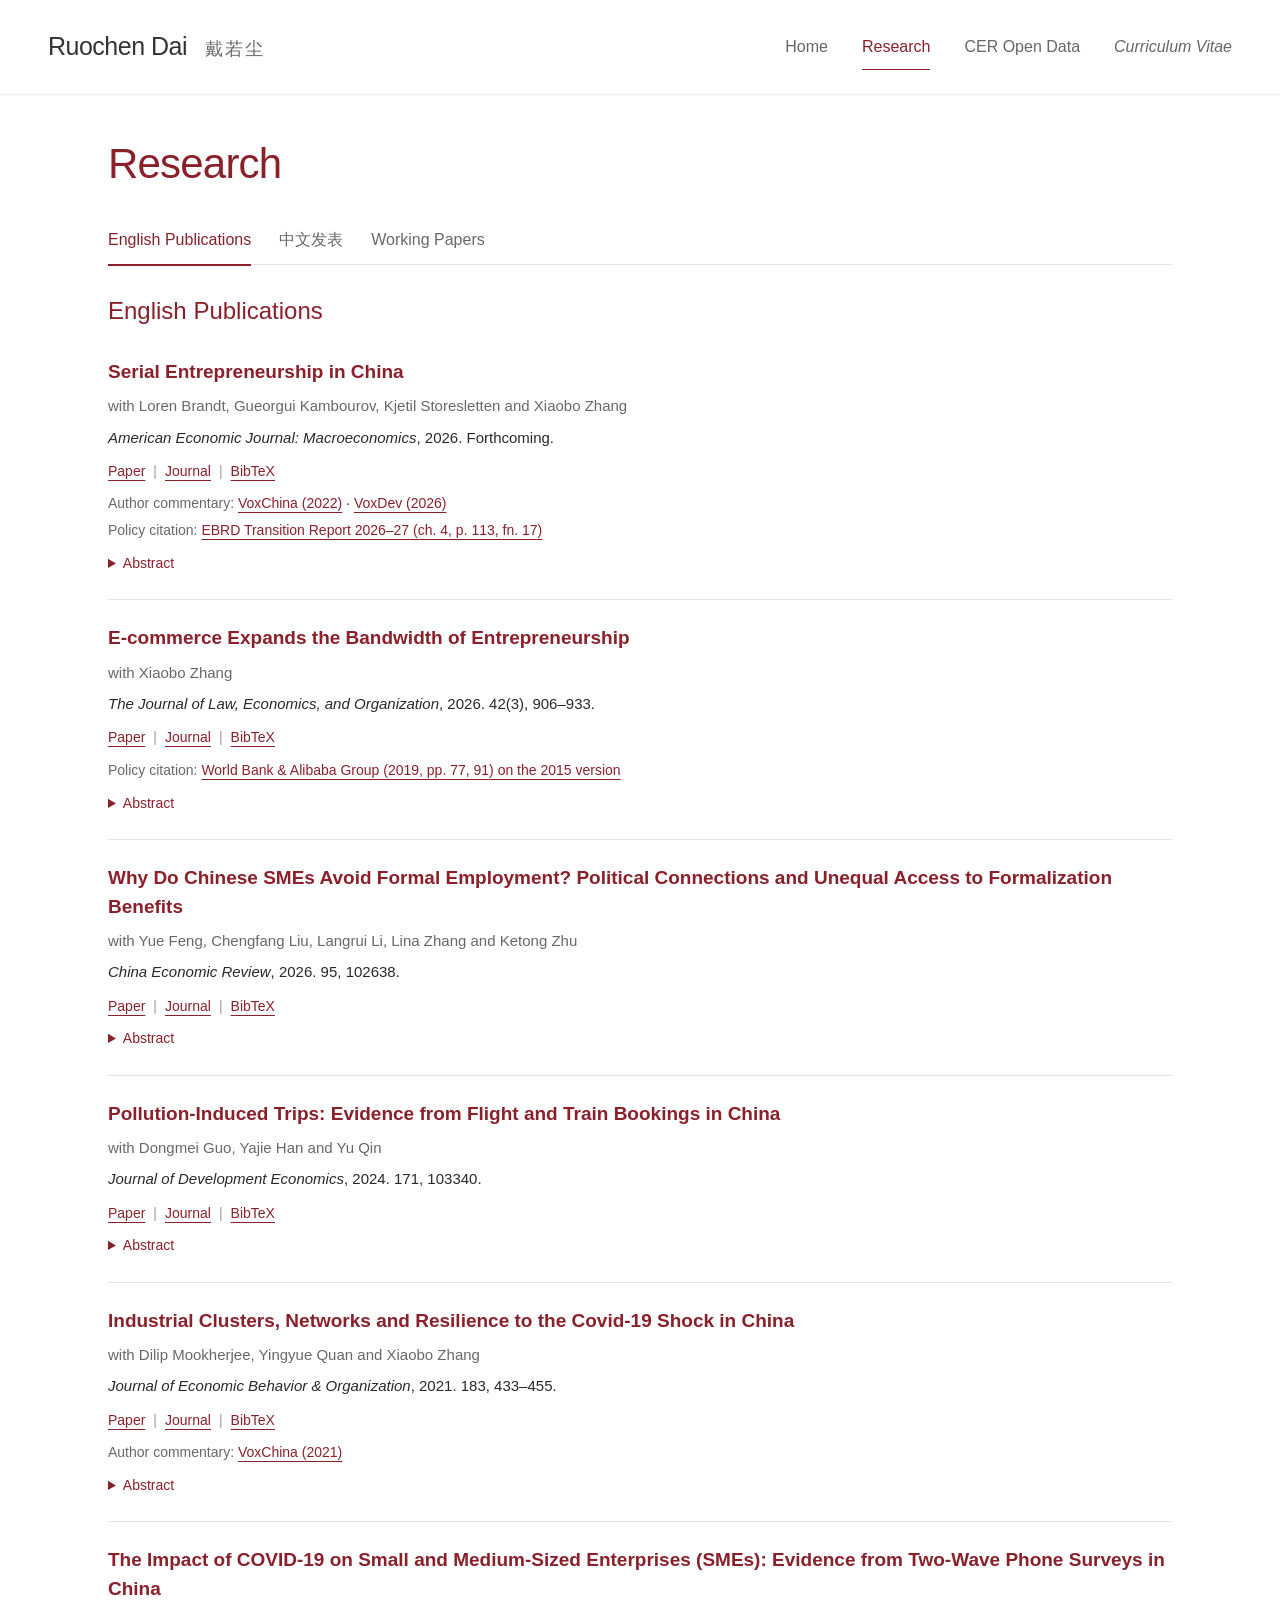
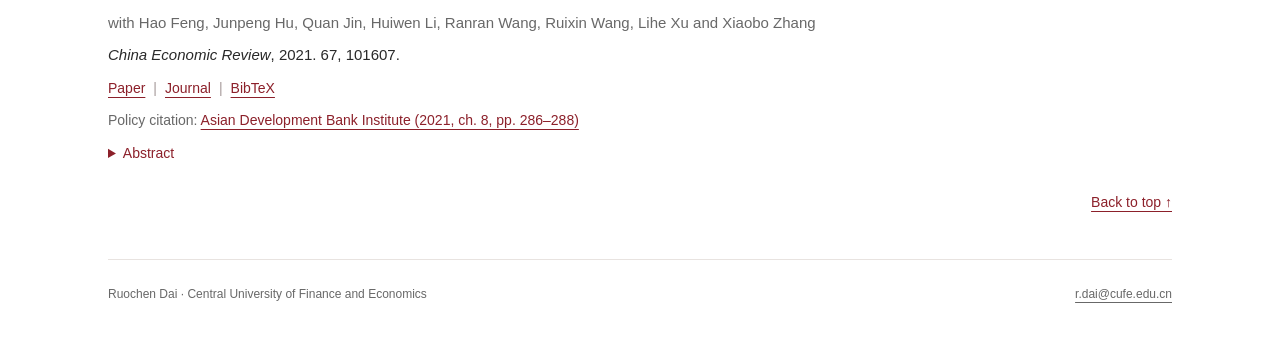
<file: research/index.html>
<!doctype html>
<html lang="en">
<head>
  <meta charset="utf-8">
  <meta name="viewport" content="width=device-width, initial-scale=1">
  <title>English Publications | Ruochen Dai</title>
  <meta name="description" content="Ruochen Dai, economist at the Central University of Finance and Economics. Research on entrepreneurship, firm dynamics, and development economics.">

  <meta name="theme-color" content="#8c202a">
  <meta property="og:title" content="English Publications | Ruochen Dai">
  <meta property="og:description" content="Ruochen Dai, economist at the Central University of Finance and Economics. Research on entrepreneurship, firm dynamics, and development economics.">
  <meta property="og:type" content="website">
  <meta property="og:url" content="https://ruochendai-econ.github.io/research/">
  <meta property="og:image" content="https://ruochendai-econ.github.io/assets/ruochen-dai.jpg">
  <link rel="canonical" href="https://ruochendai-econ.github.io/research/">
  <link rel="icon" href="../assets/favicon.svg" type="image/svg+xml">
  <link rel="stylesheet" href="../assets/style.css">
  
</head>
<body>
  <a class="skip-link" href="#main">Skip to content</a>
  <header class="site-header">
    <div class="header-inner">
      <a class="wordmark" href="../">Ruochen Dai <span lang="zh-CN">戴若尘</span></a>
      <nav aria-label="Main navigation"><a href=".././">Home</a> <a href="../research/" aria-current="page">Research</a> <a href="../cer-open-data/">CER Open Data</a> <a href="../cv/ruochen-dai-cv.pdf"><em>Curriculum Vitae</em></a></nav>
    </div>
  </header>
  <main id="main" class="research-page">
    <div class="page-heading"><h1>Research</h1>
      <nav class="section-nav" aria-label="Research categories"><a href="../research/" aria-current="page">English Publications</a> <a href="../research/chinese/">中文发表</a> <a href="../research/working-papers/">Working Papers</a></nav>
    </div>
    <section aria-labelledby="category-heading">
      <h2 id="category-heading">English Publications</h2>
      <article class="paper" id="serial-entrepreneurship" lang="en">
      <div class="paper-info">
        <h3>Serial Entrepreneurship in China</h3>
        <p class="coauthors">with Loren Brandt, Gueorgui Kambourov, Kjetil Storesletten and Xiaobo Zhang</p>
        <p class="journal"><em>American Economic Journal: Macroeconomics</em>, 2026. Forthcoming.</p>
        <p class="paper-links"><a href="../papers/serial-entrepreneurship.pdf">Paper</a> <span aria-hidden="true">|</span> <a href="https://doi.org/10.1257/mac.20240030">Journal</a> <span aria-hidden="true">|</span> <a href="../papers/serial-entrepreneurship.bib" download>BibTeX</a></p>
        <div class="paper-coverage"><p><span class="coverage-label">Author commentary:</span> <a href="https://voxchina.org/show-3-283.html" title="Serial Entrepreneurship in China">VoxChina (2022)</a> · <a href="https://voxdev.org/topic/macroeconomics-growth/why-some-entrepreneurs-start-more-firms" title="Why some entrepreneurs start more firms">VoxDev (2026)</a></p><p><span class="coverage-label">Policy citation:</span> <a href="https://www.ebrd.com/content/dam/ebrd_dxp/assets/pdfs/office-of-the-chief-economist/transition-report-archive/Transition%20Report%202026-27/chapters/transition-report-2026-27-ch4.pdf#page=12" title="EBRD Transition Report 2026–27, Chapter 4">EBRD Transition Report 2026–27 (ch. 4, p. 113, fn. 17)</a></p></div>
      </div>
      <details class="paper-abstract"><summary>Abstract</summary>
        <p class="abstract">This paper studies entrepreneurship and firm creation through the lens of serial entrepreneurs – entrepreneurs who establish more than one firm. Using data covering the universe of Chinese firms, we document key facts about serial and non-serial entrepreneurs and develop a theory rationalizing how their behavior is shaped by ability, endowments, and capital market frictions. Serial entrepreneurs have higher average productivity and lower return on capital than non-serial entrepreneurs. However, this premium conceals significant heterogeneity, with a majority of serial entrepreneurs underperforming relative to non-serial entrepreneurs. We link these differences to capital market frictions favoring some, but not all, entrepreneurs.</p>
      </details>
    </article>
<article class="paper" id="ecommerce-entrepreneurship" lang="en">
      <div class="paper-info">
        <h3>E-commerce Expands the Bandwidth of Entrepreneurship</h3>
        <p class="coauthors">with Xiaobo Zhang</p>
        <p class="journal"><em>The Journal of Law, Economics, and Organization</em>, 2026. 42(3), 906–933.</p>
        <p class="paper-links"><a href="../papers/ecommerce-entrepreneurship.pdf">Paper</a> <span aria-hidden="true">|</span> <a href="https://doi.org/10.1093/jleo/ewaf018">Journal</a> <span aria-hidden="true">|</span> <a href="../papers/ecommerce-entrepreneurship.bib" download>BibTeX</a></p>
        <div class="paper-coverage"><p><span class="coverage-label">Policy citation:</span> <a href="https://documents1.worldbank.org/curated/en/552791574361533437/pdf/E-commerce-Development-Experience-from-China.pdf#page=97" title="E-Commerce Development: Experience from China">World Bank &amp; Alibaba Group (2019, pp. 77, 91) on the 2015 version</a></p></div>
      </div>
      <details class="paper-abstract"><summary>Abstract</summary>
        <p class="abstract">Social networks are vital for trade in developing countries, but building them is costly, creating hurdles for new entrepreneurs. E-commerce can lessen this dependence by enabling direct transactions and timely payments between producers and consumers. This article examines whether better e-commerce access boosts entrepreneurship. Using Chinese business registry data and a novel measure of county-level 3G/4G infrastructure exposure, we find that improved access significantly increases new firm entry. It also shifts the composition of entrepreneurs toward those with higher education and outside working experience, who tend to depend less on social capital in their hometowns.</p>
      </details>
    </article>
<article class="paper" id="sme-formal-employment" lang="en">
      <div class="paper-info">
        <h3>Why Do Chinese SMEs Avoid Formal Employment? Political Connections and Unequal Access to Formalization Benefits</h3>
        <p class="coauthors">with Yue Feng, Chengfang Liu, Langrui Li, Lina Zhang and Ketong Zhu</p>
        <p class="journal"><em>China Economic Review</em>, 2026. 95, 102638.</p>
        <p class="paper-links"><a href="../papers/sme-formal-employment.pdf">Paper</a> <span aria-hidden="true">|</span> <a href="https://doi.org/10.1016/j.chieco.2025.102638">Journal</a> <span aria-hidden="true">|</span> <a href="../papers/sme-formal-employment.bib" download>BibTeX</a></p>
      </div>
      <details class="paper-abstract"><summary>Abstract</summary>
        <p class="abstract">Employment formalization among small and medium-sized enterprises (SMEs) remains low in developing countries, which weakens job security and social protection. Despite policy efforts, many SMEs evade social insurance obligations, raising concerns about labor rights and economic stability. Using data on 2664 SMEs in the 2018 Enterprise Survey for Innovation and Entrepreneurship in China (ESIEC), we document that 48.4 % of SMEs provide no social insurance, while 74.6 % cover only some employees. After controlling for firm characteristics as well as city and industry fixed effects, SMEs led by politically connected entrepreneurs have a 7.1-percentage-point higher probability of providing social insurance than those without such connections. This correlation likely stems from connected entrepreneurs’ preferential access to formalization benefits—including formal credit and government procurement contracts—which collectively generate a political-connection premium that incentivizes compliance with labor regulations. These findings suggest that the uneven distribution of such benefits (concentrated among politically connected firms) contributes to the overall low formalization rates in China’s SME sector, as most entrepreneurs lack access to these incentives. Moreover, the political-connection premium diminishes in regions with stronger financial inclusion and lower government intervention, suggesting that an improved business environment encourages broader formalization. These findings underscore the importance of policies that decouple formalization benefits from political connections to foster more inclusive labor protection and economic stability.</p>
      </details>
    </article>
<article class="paper" id="pollution-induced-trips" lang="en">
      <div class="paper-info">
        <h3>Pollution-Induced Trips: Evidence from Flight and Train Bookings in China</h3>
        <p class="coauthors">with Dongmei Guo, Yajie Han and Yu Qin</p>
        <p class="journal"><em>Journal of Development Economics</em>, 2024. 171, 103340.</p>
        <p class="paper-links"><a href="../papers/pollution-induced-trips.pdf">Paper</a> <span aria-hidden="true">|</span> <a href="https://doi.org/10.1016/j.jdeveco.2024.103340">Journal</a> <span aria-hidden="true">|</span> <a href="../papers/pollution-induced-trips.bib" download>BibTeX</a></p>
      </div>
      <details class="paper-abstract"><summary>Abstract</summary>
        <p class="abstract">Utilizing a novel database including nearly 2.2 billion booking records in China, we examine whether people escape from pollution by traveling to “cleaner” places. Combining an instrumental variable approach with high-dimensional fixed effects, we find a 50-unit increase in the AQI gap between a city pair leads to a 1.30% (1.33%) increase in train and airline ticket bookings from the origin to the destination city departing within one day (2–7 days). In addition, the destination of such pollution-induced trips is more likely to be an intra-province city with more tourist attractions. We also measure willingness to pay for clean air.</p>
      </details>
    </article>
<article class="paper" id="clusters-covid" lang="en">
      <div class="paper-info">
        <h3>Industrial Clusters, Networks and Resilience to the Covid-19 Shock in China</h3>
        <p class="coauthors">with Dilip Mookherjee, Yingyue Quan and Xiaobo Zhang</p>
        <p class="journal"><em>Journal of Economic Behavior &amp; Organization</em>, 2021. 183, 433–455.</p>
        <p class="paper-links"><a href="../papers/clusters-covid.pdf">Paper</a> <span aria-hidden="true">|</span> <a href="https://doi.org/10.1016/j.jebo.2021.01.017">Journal</a> <span aria-hidden="true">|</span> <a href="../papers/clusters-covid.bib" download>BibTeX</a></p>
        <div class="paper-coverage"><p><span class="coverage-label">Author commentary:</span> <a href="https://voxchina.org/show-3-212.html" title="Industrial Clusters, Networks, and Resilience of Firms to the Covid-19 Shock in China">VoxChina (2021)</a></p></div>
      </div>
      <details class="paper-abstract"><summary>Abstract</summary>
        <p class="abstract">We examine how Covid-19 resilience of Chinese firms varied with a cluster index (measuring spatial agglomeration of firms in related industries) at the county level. Two data sources are used: entry flows of newly registered firms in the entire country, and an entrepreneur sample survey regarding operation of existing firms. Both show greater resilience in counties with a higher cluster index, after controlling for industry dummies and local infection rates, besides county and time dummies in the entry data. Reliance of clusters on high density informal entrepreneur hometown networks and closer proximity to suppliers and customers help explain these findings.</p>
      </details>
    </article>
<article class="paper" id="smes-covid" lang="en">
      <div class="paper-info">
        <h3>The Impact of COVID-19 on Small and Medium-Sized Enterprises (SMEs): Evidence from Two-Wave Phone Surveys in China</h3>
        <p class="coauthors">with Hao Feng, Junpeng Hu, Quan Jin, Huiwen Li, Ranran Wang, Ruixin Wang, Lihe Xu and Xiaobo Zhang</p>
        <p class="journal"><em>China Economic Review</em>, 2021. 67, 101607.</p>
        <p class="paper-links"><a href="../papers/smes-covid.pdf">Paper</a> <span aria-hidden="true">|</span> <a href="https://doi.org/10.1016/j.chieco.2021.101607">Journal</a> <span aria-hidden="true">|</span> <a href="../papers/smes-covid.bib" download>BibTeX</a></p>
        <div class="paper-coverage"><p><span class="coverage-label">Policy citation:</span> <a href="https://www.adb.org/sites/default/files/publication/739596/covid-19-impacts-and-policy-options-web.pdf#page=310" title="COVID-19 Impacts and Policy Options: An Asian Perspective">Asian Development Bank Institute (2021, ch. 8, pp. 286–288)</a></p></div>
      </div>
      <details class="paper-abstract"><summary>Abstract</summary>
        <p class="abstract">This paper examines the short-term and mid-term impact of COVID-19 restrictions on SMEs, based on two waves of phone interviews with a previously surveyed large SME sample in China. The outbreak of COVID-19 and the resultant lockdowns took a heavy toll on SMEs. Afflicted by problems of logistics blocks, labor shortages, and drops in demand, 80% of SMEs were temporarily closed at the time of the first wave of interviews in February 2020. After reining in COVID-19, authorities largely eased lockdown restrictions in April. Consequently, most SMEs had reopened by the time of the second round of surveys in May. However, many firms, particularly export firms, were running at partial capacity, primarily due to inadequate demand. Moreover, around 19% of incorporated enterprises and 25% of self-employed businesses had permanently closed between the two waves of surveys.</p>
      </details>
    </article>
    </section>
    <p class="back-top"><a href="#main">Back to top ↑</a></p>
  </main>
  <footer class="site-footer">
    <span>Ruochen Dai · Central University of Finance and Economics</span>
    <a href="mailto:r.dai@cufe.edu.cn">r.dai@cufe.edu.cn</a>
  </footer>
</body>
</html>
</file>
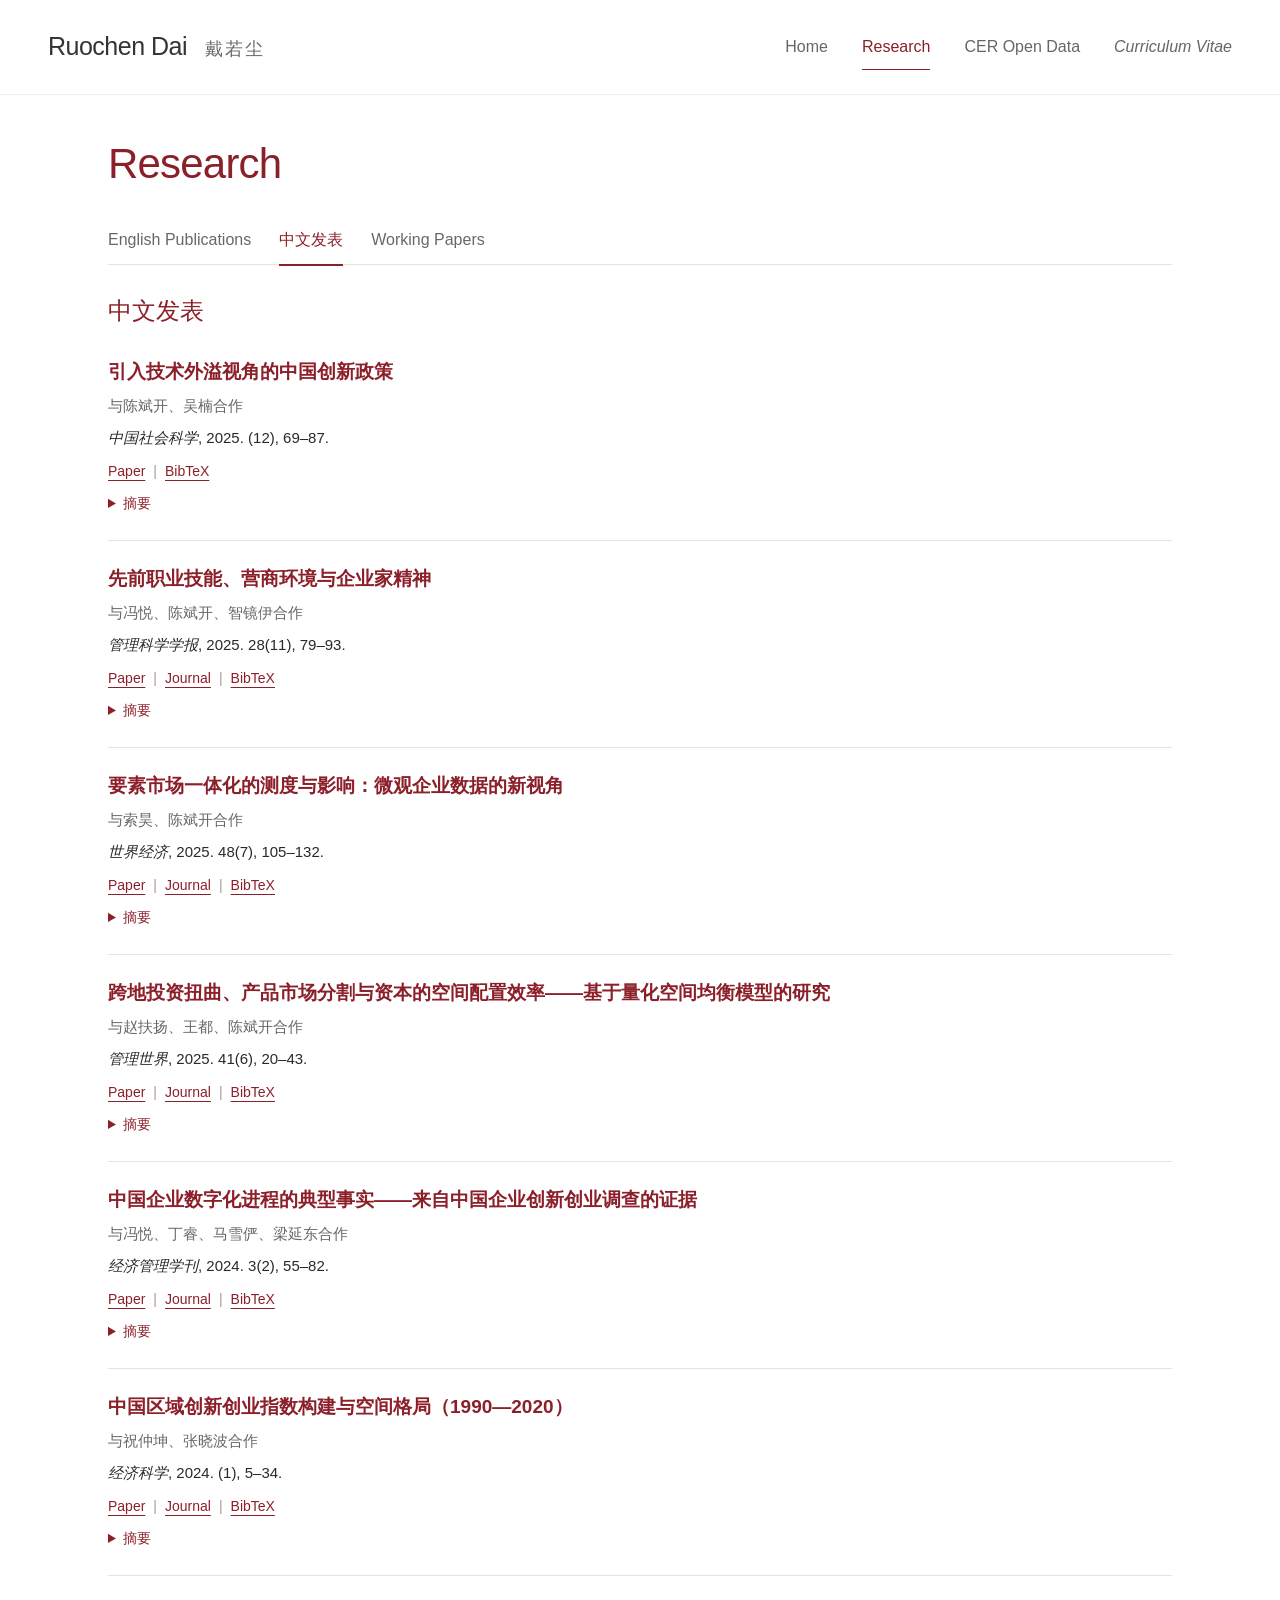
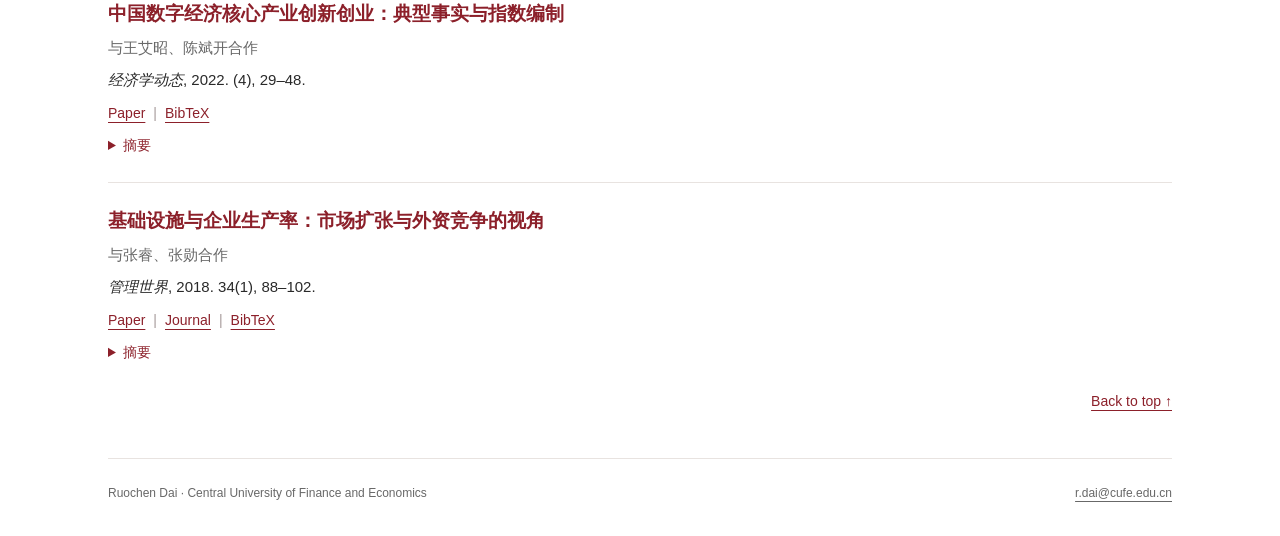
<file: research/chinese/index.html>
<!doctype html>
<html lang="en">
<head>
  <meta charset="utf-8">
  <meta name="viewport" content="width=device-width, initial-scale=1">
  <title>中文发表 | Ruochen Dai</title>
  <meta name="description" content="Ruochen Dai, economist at the Central University of Finance and Economics. Research on entrepreneurship, firm dynamics, and development economics.">

  <meta name="theme-color" content="#8c202a">
  <meta property="og:title" content="中文发表 | Ruochen Dai">
  <meta property="og:description" content="Ruochen Dai, economist at the Central University of Finance and Economics. Research on entrepreneurship, firm dynamics, and development economics.">
  <meta property="og:type" content="website">
  <meta property="og:url" content="https://ruochendai-econ.github.io/research/chinese/">
  <meta property="og:image" content="https://ruochendai-econ.github.io/assets/ruochen-dai.jpg">
  <link rel="canonical" href="https://ruochendai-econ.github.io/research/chinese/">
  <link rel="icon" href="../../assets/favicon.svg" type="image/svg+xml">
  <link rel="stylesheet" href="../../assets/style.css">
  
</head>
<body>
  <a class="skip-link" href="#main">Skip to content</a>
  <header class="site-header">
    <div class="header-inner">
      <a class="wordmark" href="../../">Ruochen Dai <span lang="zh-CN">戴若尘</span></a>
      <nav aria-label="Main navigation"><a href="../.././">Home</a> <a href="../../research/" aria-current="page">Research</a> <a href="../../cer-open-data/">CER Open Data</a> <a href="../../cv/ruochen-dai-cv.pdf"><em>Curriculum Vitae</em></a></nav>
    </div>
  </header>
  <main id="main" class="research-page">
    <div class="page-heading"><h1>Research</h1>
      <nav class="section-nav" aria-label="Research categories"><a href="../../research/">English Publications</a> <a href="../../research/chinese/" aria-current="page">中文发表</a> <a href="../../research/working-papers/">Working Papers</a></nav>
    </div>
    <section aria-labelledby="category-heading">
      <h2 id="category-heading">中文发表</h2>
      <article class="paper" id="innovation-policy" lang="zh-CN">
      <div class="paper-info">
        <h3>引入技术外溢视角的中国创新政策</h3>
        <p class="coauthors">与陈斌开、吴楠合作</p>
        <p class="journal"><em>中国社会科学</em>, 2025. (12), 69–87.</p>
        <p class="paper-links"><a href="../../papers/innovation-policy.pdf">Paper</a> <span aria-hidden="true">|</span> <a href="../../papers/innovation-policy.bib" download>BibTeX</a></p>
      </div>
      <details class="paper-abstract"><summary>摘要</summary>
        <p class="abstract">由技术外溢引致的外部性，是创新活动相对于其他经济活动最重要的经济学属性之一，但创新政策的理论研究和实践设计常常将之排除在外。采用生产网络和创新网络分析方法可将技术外溢问题引入经济学分析，进而提升研发资源有效配置和最优创新政策设计的理论完整性与现实相关性。研究发现：我国在“区域—行业”维度的技术外溢显著存在，但企业的市场化决策未能将其纳入考量，引致研发资源错配，这为创新政策介入提供了合理性；中国研发资源配置效率自2010年后明显提升，创新政策在其中发挥重要作用。中国创新政策应更多关注技术外溢效应和细化政策工具组合，以更好发挥有效市场和有为政府的协同作用。</p>
      </details>
    </article>
<article class="paper" id="skills-entrepreneurship" lang="zh-CN">
      <div class="paper-info">
        <h3>先前职业技能、营商环境与企业家精神</h3>
        <p class="coauthors">与冯悦、陈斌开、智镜伊合作</p>
        <p class="journal"><em>管理科学学报</em>, 2025. 28(11), 79–93.</p>
        <p class="paper-links"><a href="../../papers/skills-entrepreneurship.pdf">Paper</a> <span aria-hidden="true">|</span> <a href="https://doi.org/10.19920/j.cnki.jmsc.2025.11.006">Journal</a> <span aria-hidden="true">|</span> <a href="../../papers/skills-entrepreneurship.bib" download>BibTeX</a></p>
      </div>
      <details class="paper-abstract"><summary>摘要</summary>
        <p class="abstract">基于中国家庭追踪调查数据和中国企业创新创业调查数据，本研究分别刻画了中国创业者在创业选择阶段的受雇-自雇转化情况和创业实施阶段的创新情况。研究发现，首先，创业者的创新性活动与其先前职业对应的研发管理技能存在正相关关系，而与对外社交技能无关；其次，对于中国劳动力总体，研发管理技能更高人群的创业概率更低，而对外社交技能更高人群的创业概率更高；最后，本研究发现营商环境的优化可以提高研发管理技能更高人群的创业概率，并从创业环境差异的视角解释了中美企业家群体的技能结构差异。本研究从不同技能创业者受雇-自雇转化的微观视角，深入分析了营商环境影响经济总体创新水平的作用机理，从而为加快发展新质生产力等政策制定提供参考。</p>
      </details>
    </article>
<article class="paper" id="factor-market-integration" lang="zh-CN">
      <div class="paper-info">
        <h3>要素市场一体化的测度与影响：微观企业数据的新视角</h3>
        <p class="coauthors">与索昊、陈斌开合作</p>
        <p class="journal"><em>世界经济</em>, 2025. 48(7), 105–132.</p>
        <p class="paper-links"><a href="../../papers/factor-market-integration.pdf">Paper</a> <span aria-hidden="true">|</span> <a href="https://doi.org/10.19985/j.cnki.cassjwe.2025.07.003">Journal</a> <span aria-hidden="true">|</span> <a href="../../papers/factor-market-integration.bib" download>BibTeX</a></p>
      </div>
      <details class="paper-abstract"><summary>摘要</summary>
        <p class="abstract">畅通生产要素跨区域流动是建设全国统一大市场的重要方面。本文基于2017至2019年独特的企业经营大数据，直接度量了中国地级市之间的商务出行、企业投资和合作专利行为，从新的视角刻画中国区域间信息、管理和技术要素的跨区域流动情况。本文采用引力模型框架估计包含省际壁垒的要素流动成本，用以衡量市场一体化程度，并构建了城市层面的要素市场可达性指标。基于此，本文评估了降低省际壁垒等一体化政策的经济影响。结果显示，推动上述要素的市场一体化能够促进经济增长，通过构建跨省份城市群进行一体化管理能够提高人均国内生产总值(GDP)约5.05%。上述结论能够辅助促进要素市场一体化的政策制定与评估。</p>
      </details>
    </article>
<article class="paper" id="spatial-capital-allocation" lang="zh-CN">
      <div class="paper-info">
        <h3>跨地投资扭曲、产品市场分割与资本的空间配置效率——基于量化空间均衡模型的研究</h3>
        <p class="coauthors">与赵扶扬、王都、陈斌开合作</p>
        <p class="journal"><em>管理世界</em>, 2025. 41(6), 20–43.</p>
        <p class="paper-links"><a href="../../papers/spatial-capital-allocation.pdf">Paper</a> <span aria-hidden="true">|</span> <a href="https://doi.org/10.19744/j.cnki.11-1235/f.2025.0087">Journal</a> <span aria-hidden="true">|</span> <a href="../../papers/spatial-capital-allocation.bib" download>BibTeX</a></p>
      </div>
      <details class="paper-abstract"><summary>摘要</summary>
        <p class="abstract">建设全国统一大市场，需要同时促进要素和商品在地区间畅通流动。本文聚焦资本要素的跨地区流动，从跨地投资扭曲和产品市场分割的交互关系出发，研究我国“资本逆回报率流动”的空间错配现象。本文认为，招商引资逻辑下的跨地投资扭曲是直接原因，而在产品市场分割下，企业为规避跨地贸易成本而直接在市场所在地投资建厂的动机同样会导致资本要素的空间错配。本文构建了一个包含跨地投资决策和地区间产品、资本、劳动力市场的量化空间一般均衡模型，发现跨地投资扭曲和产品市场分割对资本空间错配的影响占比基本相当，而忽略产品市场与资本市场的交互效应将导致国内贸易开放带来的总体利得被低估约20%；造成资本空间错配的深层原因，是地方政府在经济和财税激励下的扭曲行为。政策模拟显示，地区间资本市场和产品市场一体化程度提高可以有效缓解资本空间错配从而带来整体效率提升，但也会面临一定成本与困境：第一，欠发达地区资源被压缩导致地区差距扩大，需要推动劳动力的同向集聚才能实现“公平”和“效率”的统一；第二，市场一体化的建设将在地方执行层面面临潜在阻力，而消费税征收环节后移等财税制度改革可以推动地方政府的激励相容。</p>
      </details>
    </article>
<article class="paper" id="firm-digitalization" lang="zh-CN">
      <div class="paper-info">
        <h3>中国企业数字化进程的典型事实——来自中国企业创新创业调查的证据</h3>
        <p class="coauthors">与冯悦、丁睿、马雪俨、梁延东合作</p>
        <p class="journal"><em>经济管理学刊</em>, 2024. 3(2), 55–82.</p>
        <p class="paper-links"><a href="../../papers/firm-digitalization.pdf">Paper</a> <span aria-hidden="true">|</span> <a href="https://doi.org/10.20180/j.qjem.2024.02.03">Journal</a> <span aria-hidden="true">|</span> <a href="../../papers/firm-digitalization.bib" download>BibTeX</a></p>
      </div>
      <details class="paper-abstract"><summary>摘要</summary>
        <p class="abstract">企业数字化转型是数字技术与实体经济相结合的主要方式，也是实现产业升级和培育新质生产力的明确要求。但是，目前学术界仍然缺乏对于广泛中小企业数字化转型发展水平的定量评估。本文利用北京大学企业大数据研究中心开展的中国企业创新创业调查获得的一手数据，定量描述了中国企业互联网使用、数字化管理、线上业务分工、数字化机器四项数字技术的采用情况，并使用欧美国家相似调研数据进行国际比较，进而总结当前中国企业数字化转型的典型事实。本文具有如下发现：第一，中国企业在经营活动中已经普遍采用了数字技术，但数字化进程仍然具有区域、行业差异；第二，中国企业的互联网使用和数字化管理的采用仍然落后于欧美国家，但电子商务和短视频媒体的采用处于领先地位；第三，规模越大、年龄越小、员工工资越高的企业开展数字化转型的概率越高；第四，中老年企业家由于缺乏数字技术相关知识而更难开展数字化转型。本文为中国在新发展阶段进一步加快产业数字化转型升级，特别是中小企业数字化赋能等专项行动，提供了有益的政策参考。</p>
      </details>
    </article>
<article class="paper" id="regional-entrepreneurship-index" lang="zh-CN">
      <div class="paper-info">
        <h3>中国区域创新创业指数构建与空间格局（1990—2020）</h3>
        <p class="coauthors">与祝仲坤、张晓波合作</p>
        <p class="journal"><em>经济科学</em>, 2024. (1), 5–34.</p>
        <p class="paper-links"><a href="../../papers/regional-entrepreneurship-index.pdf">Paper</a> <span aria-hidden="true">|</span> <a href="https://doi.org/10.12088/PKU.jjkx.2024.01.01">Journal</a> <span aria-hidden="true">|</span> <a href="../../papers/regional-entrepreneurship-index.bib" download>BibTeX</a></p>
      </div>
      <details class="paper-abstract"><summary>摘要</summary>
        <p class="abstract">创业和创新对于中国构建新发展格局，实现高质量发展至关重要。本文围绕企业家、资本与技术三大核心要素，运用北京大学企业大数据中心构建的包含全量企业信息的企业大数据资源，从新建企业数量、吸引外来投资、吸引风险投资、专利授权数量和商标注册数量五个维度，构建兼具客观性、实时性与多维性的中国区域创新创业指数，以反映中国各地区的创新创业活力与绩效。研究表明：第一，1990—2020年，中国各地区创新创业指数不断提高，创新创业绩效显著提升。第二，广东省、浙江省、江苏省、山东省、北京市和上海市创新创业绩效最强，西部省份创新创业活力严重不足。第三，1990—2020年间，南北方地区创新创业绩效的差距呈现U形态势，“南热北冷”形势不断加剧；与此同时，中部地区创新创业活力不断增强，呈现出“中部崛起”态势。</p>
      </details>
    </article>
<article class="paper" id="digital-economy-index" lang="zh-CN">
      <div class="paper-info">
        <h3>中国数字经济核心产业创新创业：典型事实与指数编制</h3>
        <p class="coauthors">与王艾昭、陈斌开合作</p>
        <p class="journal"><em>经济学动态</em>, 2022. (4), 29–48.</p>
        <p class="paper-links"><a href="../../papers/digital-economy-index.pdf">Paper</a> <span aria-hidden="true">|</span> <a href="../../papers/digital-economy-index.bib" download>BibTeX</a></p>
      </div>
      <details class="paper-abstract"><summary>摘要</summary>
        <p class="abstract">数字经济发展事关国家发展大局，推动数字经济核心产业创新创业对我国经济高质量发展至关重要。本文基于北京大学企业大数据研究中心整合的企业大数据，立足于数字经济核心产业的企业家、资本与技术三大核心要素，从新建企业、外来投资、风险投资、专利、商标和软件著作权六个维度，创新性地构建了中国数字经济核心产业创新创业指数，并首次描绘我国2010—2020年数字经济核心产业创新创业的动态演变过程和空间分布特征。该指数利用大数据思维构建，基于微观创新主体，关注创新产出而非投入，具有客观性、时效性和多维性的特点。研究发现：第一，过去十年，我国数字产业创新创业水平快速提高；第二，省级数字产业创新创业水平呈现“南热北冷、中部崛起”的空间分化格局；第三，城市层面数字创新指数呈现出地区收敛态势，区域发展不平等水平下降；第四，数字产业创新创业具有地理集聚度，相邻城市发展存在空间关联性；第五，南北区域间差异对于发展不平等水平的贡献度不断提高。</p>
      </details>
    </article>
<article class="paper" id="infrastructure-productivity" lang="zh-CN">
      <div class="paper-info">
        <h3>基础设施与企业生产率：市场扩张与外资竞争的视角</h3>
        <p class="coauthors">与张睿、张勋合作</p>
        <p class="journal"><em>管理世界</em>, 2018. 34(1), 88–102.</p>
        <p class="paper-links"><a href="../../papers/infrastructure-productivity.pdf">Paper</a> <span aria-hidden="true">|</span> <a href="https://doi.org/10.19744/j.cnki.11-1235/f.2018.01.009">Journal</a> <span aria-hidden="true">|</span> <a href="../../papers/infrastructure-productivity.bib" download>BibTeX</a></p>
      </div>
      <details class="paper-abstract"><summary>摘要</summary>
        <p class="abstract">以往文献对基础设施与企业生产率关系的探讨主要基于Barro(1990)的公共支出内生增长模型，认为基础设施对企业生产率可以产生溢出效应(或外部性)，但并未对基础设施影响企业生产率的内在机制做更细致的分析。本文从基础设施可以带来市场扩张和竞争这一基本功能出发，研究基础设施与企业生产率的关系。理论分析发现，基础设施一方面促使企业“走出去”，扩大企业的市场规模，实现企业研发行为的规模经济，提升企业生产率；另一方面，基础设施也鼓励企业“走进来”，加剧了市场竞争，这对企业的市场规模形成压缩效应，影响企业生产率的提升。本文利用中国工业企业数据库以及省级层面的基础设施数据，借助工具变量回归方法解决基础设施的内生性问题，发现尽管基础设施的竞争效应降低了企业生产率，但市场扩张效应是基础设施影响企业研发，进而影响企业生产率的更重要因素，这使得基础设施总体上有利于提高企业生产率。本文为基础设施的外溢效应提供了机制上的解释，有利于深化公共支出与企业生产率关系的理解。</p>
      </details>
    </article>
    </section>
    <p class="back-top"><a href="#main">Back to top ↑</a></p>
  </main>
  <footer class="site-footer">
    <span>Ruochen Dai · Central University of Finance and Economics</span>
    <a href="mailto:r.dai@cufe.edu.cn">r.dai@cufe.edu.cn</a>
  </footer>
</body>
</html>
</file>
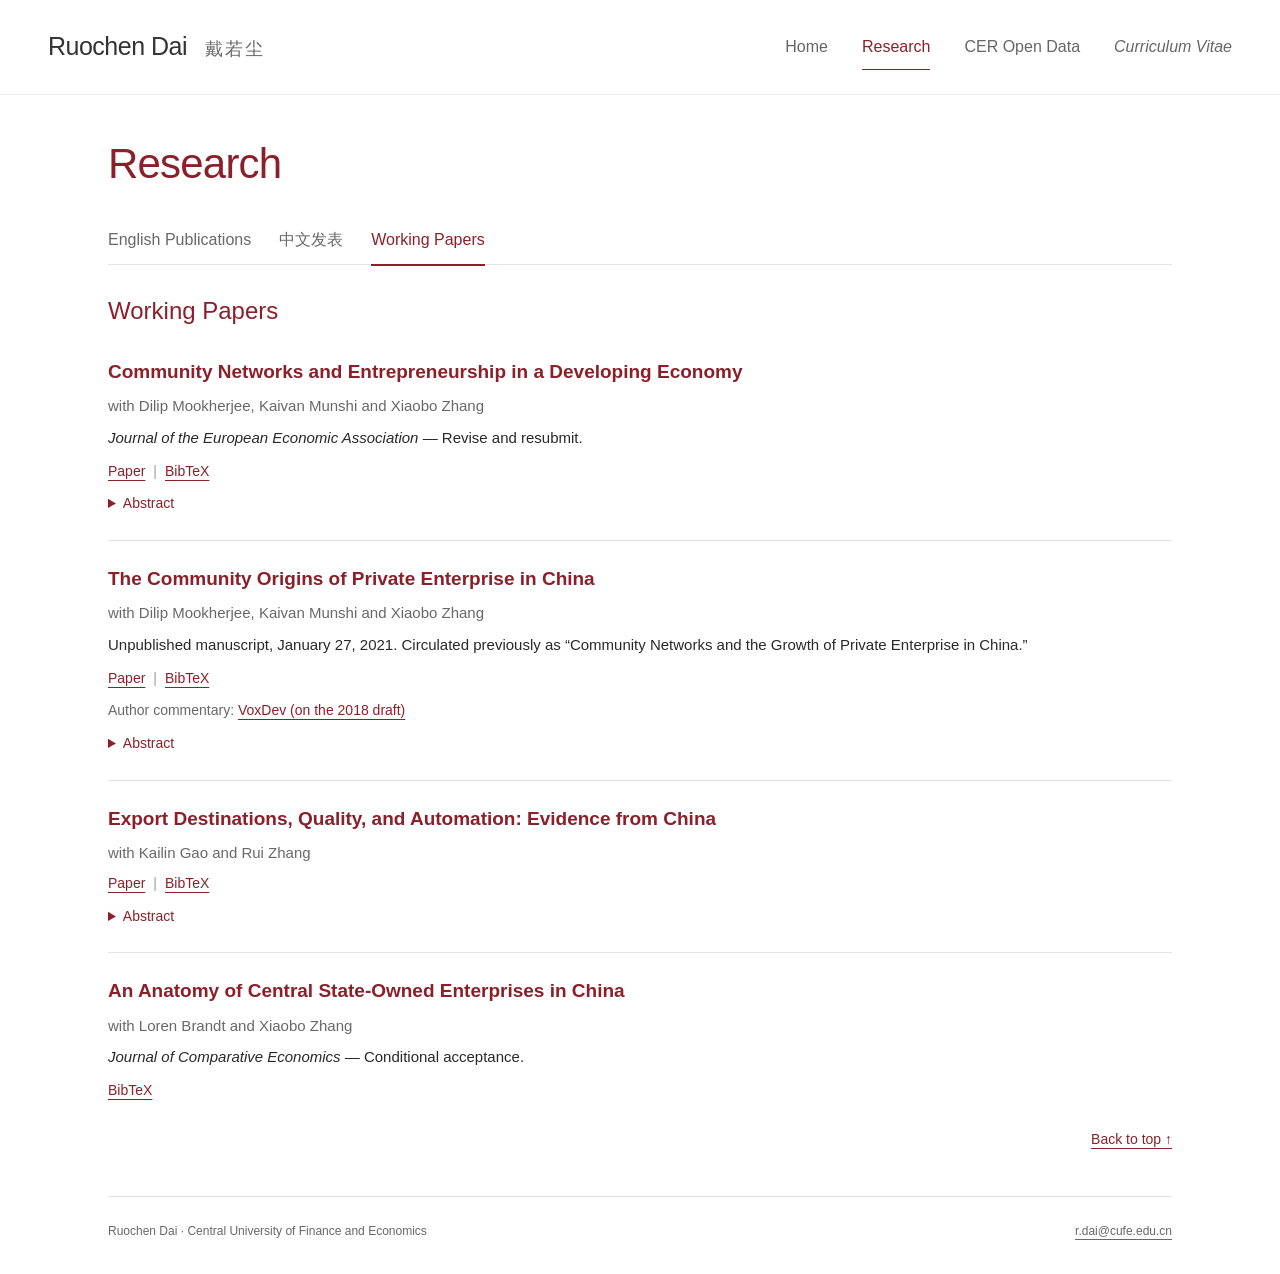
<file: research/working-papers/index.html>
<!doctype html>
<html lang="en">
<head>
  <meta charset="utf-8">
  <meta name="viewport" content="width=device-width, initial-scale=1">
  <title>Working Papers | Ruochen Dai</title>
  <meta name="description" content="Ruochen Dai, economist at the Central University of Finance and Economics. Research on entrepreneurship, firm dynamics, and development economics.">

  <meta name="theme-color" content="#8c202a">
  <meta property="og:title" content="Working Papers | Ruochen Dai">
  <meta property="og:description" content="Ruochen Dai, economist at the Central University of Finance and Economics. Research on entrepreneurship, firm dynamics, and development economics.">
  <meta property="og:type" content="website">
  <meta property="og:url" content="https://ruochendai-econ.github.io/research/working-papers/">
  <meta property="og:image" content="https://ruochendai-econ.github.io/assets/ruochen-dai.jpg">
  <link rel="canonical" href="https://ruochendai-econ.github.io/research/working-papers/">
  <link rel="icon" href="../../assets/favicon.svg" type="image/svg+xml">
  <link rel="stylesheet" href="../../assets/style.css">
  
</head>
<body>
  <a class="skip-link" href="#main">Skip to content</a>
  <header class="site-header">
    <div class="header-inner">
      <a class="wordmark" href="../../">Ruochen Dai <span lang="zh-CN">戴若尘</span></a>
      <nav aria-label="Main navigation"><a href="../.././">Home</a> <a href="../../research/" aria-current="page">Research</a> <a href="../../cer-open-data/">CER Open Data</a> <a href="../../cv/ruochen-dai-cv.pdf"><em>Curriculum Vitae</em></a></nav>
    </div>
  </header>
  <main id="main" class="research-page">
    <div class="page-heading"><h1>Research</h1>
      <nav class="section-nav" aria-label="Research categories"><a href="../../research/">English Publications</a> <a href="../../research/chinese/">中文发表</a> <a href="../../research/working-papers/" aria-current="page">Working Papers</a></nav>
    </div>
    <section aria-labelledby="category-heading">
      <h2 id="category-heading">Working Papers</h2>
      <article class="paper" id="community-networks" lang="en">
      <div class="paper-info">
        <h3>Community Networks and Entrepreneurship in a Developing Economy</h3>
        <p class="coauthors">with Dilip Mookherjee, Kaivan Munshi and Xiaobo Zhang</p>
        <p class="journal"><em>Journal of the European Economic Association</em> — Revise and resubmit.</p>
        <p class="paper-links"><a href="../../papers/community-networks.pdf">Paper</a> <span aria-hidden="true">|</span> <a href="../../papers/community-networks.bib" download>BibTeX</a></p>
      </div>
      <details class="paper-abstract"><summary>Abstract</summary>
        <p class="abstract">We study the role played by community-based business networks in China’s transition from agriculture to domestic production in the 1990’s and the subsequent transition to exporting in the 2000’s. The model of occupational mobility that we develop and test incorporates a productivity enhancing role for these networks. Using administrative data covering the universe of registered firms over the 1994-2012 period and the universe of exporters over the 2002-2012 period, we provide causal evidence that networks of firms organized around the rural birth county increased the revenues of their members, both in domestic production and exporting. While this substantially increased entry into domestic production in the first transition, the incumbent domestic networks created a disincentive to enter exporting in the second transition that outweighed the positive effect of newly emerging export networks, highlighting the contrasting roles that the same networks can play at different stages of economic development.</p>
      </details>
    </article>
<article class="paper" id="community-origins" lang="en">
      <div class="paper-info">
        <h3>The Community Origins of Private Enterprise in China</h3>
        <p class="coauthors">with Dilip Mookherjee, Kaivan Munshi and Xiaobo Zhang</p>
        <p class="journal">Unpublished manuscript, January 27, 2021. Circulated previously as “Community Networks and the Growth of Private Enterprise in China.”</p>
        <p class="paper-links"><a href="../../papers/community-origins.pdf">Paper</a> <span aria-hidden="true">|</span> <a href="../../papers/community-origins.bib" download>BibTeX</a></p>
        <div class="paper-coverage"><p><span class="coverage-label">Author commentary:</span> <a href="https://voxdev.org/topic/firms/community-networks-and-growth-private-enterprise-china" title="Community networks and the growth of private enterprise in China">VoxDev (on the 2018 draft)</a></p></div>
      </div>
      <details class="paper-abstract"><summary>Abstract</summary>
        <p class="abstract">This paper identifies and quantifies the role played by birth-county-based community networks in the growth of private enterprise in China. We document that historically determined population density is positively associated with localized trust in Chinese counties and the resulting quality of the business networks that emerged from those counties after privatization. This motivates a model of network-based spillovers that predicts how the dynamics of firm entry, concentration, and size vary with network quality — proxied by birth county population density — independently of other factors such as government infrastructure and agglomeration effects. The predictions of the model are validated over the 1990-2009 period with administrative data covering the universe of registered firms. Competing non-network-based explanations can explain some, but not all of the results. We subsequently estimate the structural parameters of the model and conduct counter-factual simulations, which indicate that overall firm entry in the economy over the 1995-2004 period and the associated capital stock in 2004 would have been 11% and 12.5% lower without the rural hometown networks. Additional counter-factual simulations shed light on industrial policy.</p>
      </details>
    </article>
<article class="paper" id="export-automation" lang="en">
      <div class="paper-info">
        <h3>Export Destinations, Quality, and Automation: Evidence from China</h3>
        <p class="coauthors">with Kailin Gao and Rui Zhang</p>
        
        <p class="paper-links"><a href="../../papers/export-automation.pdf">Paper</a> <span aria-hidden="true">|</span> <a href="../../papers/export-automation.bib" download>BibTeX</a></p>
      </div>
      <details class="paper-abstract"><summary>Abstract</summary>
        <p class="abstract">Automation technology not only saves labor costs but also facilitates quality upgrading, so growing export demands in high-income destinations with stronger quality preference may induce exporters to automate more actively. We illustrate this insight in a model with non-homethetic preference and comparative advantage in quality production generated by automation technology. We test the key model prediction using Chinese firm-level trade data from 2001 to 2015, and find that increased demand from high-income destinations causes rising firm-level imports of automation machines, while increased demand from low-income destinations does not. This effect is driven by the imports of regulating and control instruments, a type of automation machines crucial for quality control and monitoring, and by imports sourced from high-income economies. Our finding highlights the importance of access to high-income destinations for promoting technology adoption in developing economies.</p>
      </details>
    </article>
<article class="paper" id="central-state-owned-enterprises" lang="en">
      <div class="paper-info">
        <h3>An Anatomy of Central State-Owned Enterprises in China</h3>
        <p class="coauthors">with Loren Brandt and Xiaobo Zhang</p>
        <p class="journal"><em>Journal of Comparative Economics</em> — Conditional acceptance.</p>
        <p class="paper-links"><a href="../../papers/central-state-owned-enterprises.bib" download>BibTeX</a></p>
      </div>
    </article>
    </section>
    <p class="back-top"><a href="#main">Back to top ↑</a></p>
  </main>
  <footer class="site-footer">
    <span>Ruochen Dai · Central University of Finance and Economics</span>
    <a href="mailto:r.dai@cufe.edu.cn">r.dai@cufe.edu.cn</a>
  </footer>
</body>
</html>
</file>
<file: assets/style.css>
:root {
  color-scheme: light;
  --accent: #8c202a;
  --ink: #292929;
  --muted: #686868;
  --line: #e8e3e0;
  --content: 1120px;
}
* { box-sizing: border-box; }
html { scroll-behavior: smooth; scroll-padding-top: 110px; }
body {
  margin: 0;
  color: var(--ink);
  background: #fff;
  font-family: "Helvetica Neue", Arial, "PingFang SC", "Microsoft YaHei", sans-serif;
  font-size: 16px;
  line-height: 1.75;
  -webkit-font-smoothing: antialiased;
}
a { color: var(--accent); text-underline-offset: 4px; text-decoration-thickness: 1px; }
a:hover { color: #59121a; }
a:focus-visible { outline: 2px solid var(--accent); outline-offset: 5px; border-radius: 2px; }
p { margin: 0 0 20px; }
h1, h2, h3 { line-height: 1.3; }
h1, h2, h3 { color: var(--accent); }
.skip-link { position: absolute; top: -80px; left: 16px; padding: 10px; background: #fff; z-index: 10; }
.skip-link:focus { top: 8px; }
.site-header { background: #fff; border-bottom: 1px solid #f0eeeb; }
.header-inner {
  max-width: 1320px; min-height: 94px; margin: 0 auto; padding: 16px 48px;
  display: flex; align-items: center; justify-content: space-between; gap: 30px;
}
.wordmark { color: #343434; text-decoration: none; font-size: 25px; font-weight: 400; letter-spacing: -.5px; white-space: nowrap; }
.wordmark span { font-size: 18px; margin-left: 12px; color: var(--muted); letter-spacing: 2px; }
.header-inner nav { display: flex; gap: 34px; align-items: center; }
.header-inner nav a { color: #666; text-decoration: none; font-size: 16px; padding: 8px 0; }
.header-inner nav a:hover, .header-inner nav a[aria-current="page"] { color: var(--accent); }
.header-inner nav a[aria-current="page"] { box-shadow: 0 1px var(--accent); }
.home-page, .research-page { max-width: var(--content); margin: 0 auto; padding: 0 28px; }
.profile { display: grid; grid-template-columns: 300px 1fr; gap: 76px; align-items: start; padding: 76px 0 72px; }
.portrait { display: block; width: 100%; height: auto; aspect-ratio: 3 / 4; object-fit: cover; }
.biography h1 { margin: -8px 0 20px; font-size: 43px; font-weight: 500; letter-spacing: -.8px; }
.biography h1 span { display: inline-block; margin-left: 12px; color: #666; font-size: 24px; letter-spacing: 3px; font-weight: 400; }
.position { margin-bottom: 25px; line-height: 1.7; }
.position a { color: inherit; text-decoration: none; }
.position a:hover { color: var(--accent); text-decoration: underline; }
.biography p { max-width: 630px; }
.contact { margin: 22px 0 14px; }
.profile-links { display: flex; flex-wrap: wrap; gap: 13px; align-items: baseline; margin-bottom: 0; }
.profile-links > span { color: #c6b9b9; }
.file-type { font-size: 10px; letter-spacing: .7px; margin-left: 2px; }
.home-research { border-top: 1px solid var(--line); padding: 38px 0 58px; display: grid; grid-template-columns: 300px 1fr; gap: 76px; }
.home-research h2 { font-size: 25px; font-weight: 500; margin: 0 0 12px; }
.home-research > div > p { margin: 0; }
.home-research > div:first-child > p { color: var(--muted); font-size: 14px; }
.research-intro > a { display: inline-block; margin-top: 18px; }
.page-heading { padding: 42px 0 30px; }
.page-heading h1 { margin: 0 0 24px; font-size: 42px; font-weight: 500; letter-spacing: -.8px; }
.section-nav { display: flex; flex-wrap: wrap; gap: 8px 28px; border-bottom: 1px solid var(--line); }
.section-nav a { text-decoration: none; color: var(--muted); padding: 10px 0; }
.section-nav a:hover, .section-nav a[aria-current="page"] { color: var(--accent); }
.section-nav a[aria-current="page"] { box-shadow: 0 2px var(--accent); }
.research-page section > h2 { margin: 0 0 8px; font-size: 24px; font-weight: 500; }
.paper { padding: 24px 0; border-bottom: 1px solid var(--line); }
.paper:last-child { border-bottom: 0; }
.paper h3 { margin: 0 0 7px; font-size: 19px; font-weight: 600; line-height: 1.5; }
.coauthors { margin-bottom: 5px; font-size: 15px; color: var(--muted); }
.journal { margin-bottom: 8px; font-size: 15px; }
.journal em { font-weight: 500; }
.paper-links { margin-bottom: 0; display: flex; align-items: baseline; flex-wrap: wrap; gap: 8px; font-size: 14px; }
.paper-links span { color: #a69a9a; }
.paper-coverage { margin-top: 9px; font-size: 14px; line-height: 1.7; overflow-wrap: anywhere; }
.paper-coverage p { margin: 3px 0 0; }
.coverage-label { color: var(--muted); }
.earlier-research { border-top: 1px solid var(--line); margin-top: 16px; padding-top: 28px; }
.paper-abstract { margin-top: 8px; }
.paper-abstract summary { width: fit-content; cursor: pointer; color: var(--accent); font-size: 14px; }
.paper-abstract summary:focus-visible { outline: 2px solid var(--accent); outline-offset: 4px; }
.abstract { margin: 12px 0 0; max-width: 900px; font-size: 15px; line-height: 1.85; }
.paper[lang="zh-CN"] .abstract { line-height: 1.95; }
.back-top { text-align: right; font-size: 14px; margin: 0 0 45px; }
.site-footer { max-width: calc(var(--content) - 56px); border-top: 1px solid var(--line); padding: 24px 0 32px; margin: 0 auto; font-size: 12px; color: var(--muted); display: flex; justify-content: space-between; gap: 20px; }
.site-footer a { color: var(--muted); }
@media (max-width: 950px) {
  .header-inner { padding: 15px 28px; }
  .profile { grid-template-columns: 250px 1fr; gap: 40px; }
  .portrait { height: auto; }
  .biography h1 { font-size: 35px; }
  .biography h1 span { font-size: 21px; }
  .home-research { grid-template-columns: 250px 1fr; gap: 40px; }
  .site-footer { margin-left: 28px; margin-right: 28px; }
}
@media (max-width: 680px) {
  html { scroll-padding-top: 25px; }
  .header-inner { min-height: auto; flex-direction: column; align-items: flex-start; gap: 10px; padding: 22px 24px 16px; }
  .wordmark { font-size: 23px; }
  .wordmark span { font-size: 16px; }
  .header-inner nav { gap: 30px; }
  .header-inner nav a { font-size: 15px; padding: 4px 0; }
  .home-page, .research-page { padding: 0 24px; }
  .profile { display: flex; flex-direction: column; gap: 35px; padding: 38px 0 42px; }
  .portrait-column { width: min(280px, 100%); }
  .portrait { height: auto; }
  .biography h1 { margin-top: 0; font-size: 34px; }
  .biography h1 span { font-size: 20px; margin-left: 7px; }
  .home-research { display: block; padding: 30px 0 40px; }
  .research-intro { margin-top: 23px; }
  .page-heading { padding: 35px 0 40px; text-align: left; }
  .page-heading h1 { font-size: 41px; margin-bottom: 18px; }
  .section-nav { justify-content: flex-start; gap: 10px 19px; font-size: 13px; }
  .research-page section > h2 { font-size: 22px; margin-bottom: 4px; }
  .paper { padding: 22px 0; }
  .paper h3 { font-size: 18px; }
  .site-footer { display: block; margin: 0 24px; font-size: 11px; }
  .site-footer a { display: block; margin-top: 8px; }
}
@media (prefers-reduced-motion: reduce) { html { scroll-behavior: auto; } }
@media print { .site-header, .site-footer, .section-nav, .back-top { display: none; } .paper { break-inside: avoid; } .page-heading { padding: 10px 0 30px; } }

.home-grants { border-top: 1px solid var(--line); padding: 32px 0 36px; }
.home-grants h2 { font-size: 25px; font-weight: 500; margin: 0 0 24px; }
.grant { margin-bottom: 24px; max-width: 900px; }
.grant h3 { font-size: 17px; font-weight: 500; margin: 0 0 8px; }
.grant p { font-size: 14px; color: var(--muted); margin-bottom: 6px; }


/* Let the four navigation links wrap on narrow screens. */
.header-inner nav { flex-wrap: wrap; }
@media (max-width: 680px) { .header-inner nav { gap: 8px 20px; } }
</file>
<file: assets/cer-open-data.css>
.cer-page { max-width: 1320px; margin: auto; padding: 0 28px 35px; }
.cer-page .page-heading { border-bottom: 2px solid var(--accent); padding-bottom: 25px; }
.cer-page .page-heading h1 { font-size: 34px; margin-bottom: 16px; }
.cer-page p { color: var(--muted); margin: 10px 0; }
.cer-page .category-nav { display: flex; flex-wrap: wrap; gap: 12px 25px; margin-top: 25px; }
.cer-page .category-nav a { text-decoration: none; }
.cer-page section { margin: 35px 0; scroll-margin-top: 24px; }
.cer-page h2 { font-size: 22px; font-weight: 500; margin: 0 0 15px; }
.cer-page .table-wrap { overflow-x: auto; }
.cer-page table { width: 100%; table-layout: fixed; border-collapse: collapse; font-size: 14px; }
.cer-page th, .cer-page td { text-align: left; vertical-align: top; padding: 13px 15px; border-bottom: 1px solid var(--line); overflow-wrap: anywhere; }
.cer-page thead th { background: #f6f3f2; color: #514644; font-weight: 500; }
.cer-page thead th:nth-child(1) { width: 24%; }
.cer-page thead th:nth-child(2) { width: 22%; }
.cer-page thead th:nth-child(3) { width: 14%; }
.cer-page thead th:nth-child(4) { width: 23%; }
.cer-page thead th:nth-child(5) { width: 17%; }
.cer-page tbody th { font-weight: 500; }
.cer-page .dataset-details summary { cursor: pointer; color: var(--accent); line-height: 1.5; }
.cer-page .dataset-details summary::marker { color: var(--accent); }
.cer-page .dataset-details summary:focus-visible { outline: 2px solid var(--accent); outline-offset: 4px; border-radius: 2px; }
.cer-page .dataset-details[open] summary { margin-bottom: 12px; }
.cer-page .dataset-description { border-top: 1px solid var(--line); padding-top: 3px; font-weight: 400; line-height: 1.65; }
.cer-page .dataset-description p { color: var(--ink); }
.cer-page .dataset-description p.zh { color: var(--muted); }
.cer-page .expand-hint { font-size: 13px; }
.cer-page .dataset + .dataset { border-top: 1px solid #d9ceca; }
.cer-page .zh { display: block; margin-top: 4px; font-size: 12px; font-weight: 400; color: var(--muted); line-height: 1.5; }
.cer-page h2 .zh { display: inline; margin-left: 12px; font-size: 14px; }
.cer-page .category-nav .zh { font-size: 11px; }
.cer-page .citation { display: block; margin-bottom: 5px; font-size: 12px; color: var(--muted); }
.cer-page .doi { font-size: 13px; font-variant-numeric: tabular-nums; }
.cer-page .index-note { border-top: 1px solid var(--line); padding-top: 15px; font-size: 12px; }
@media (max-width: 1000px) { .cer-page table { min-width: 1000px; } }
@media (max-width: 680px) {
  .cer-page { padding: 0 16px 28px; }
  .cer-page .page-heading h1 { font-size: 28px; }
  .cer-page th, .cer-page td { padding: 10px 12px; }
  .cer-page .category-nav { gap: 12px 18px; }
}
@media print {
  .cer-page { max-width: none; padding: 0; }
  .cer-page .category-nav { display: none; }
  .cer-page table { font-size: 10px; min-width: 0; }
  .cer-page th, .cer-page td { padding: 7px; }
  .cer-page .doi, .cer-page .zh { font-size: 9px; }
  .cer-page tr { break-inside: avoid; }
}
</file>
